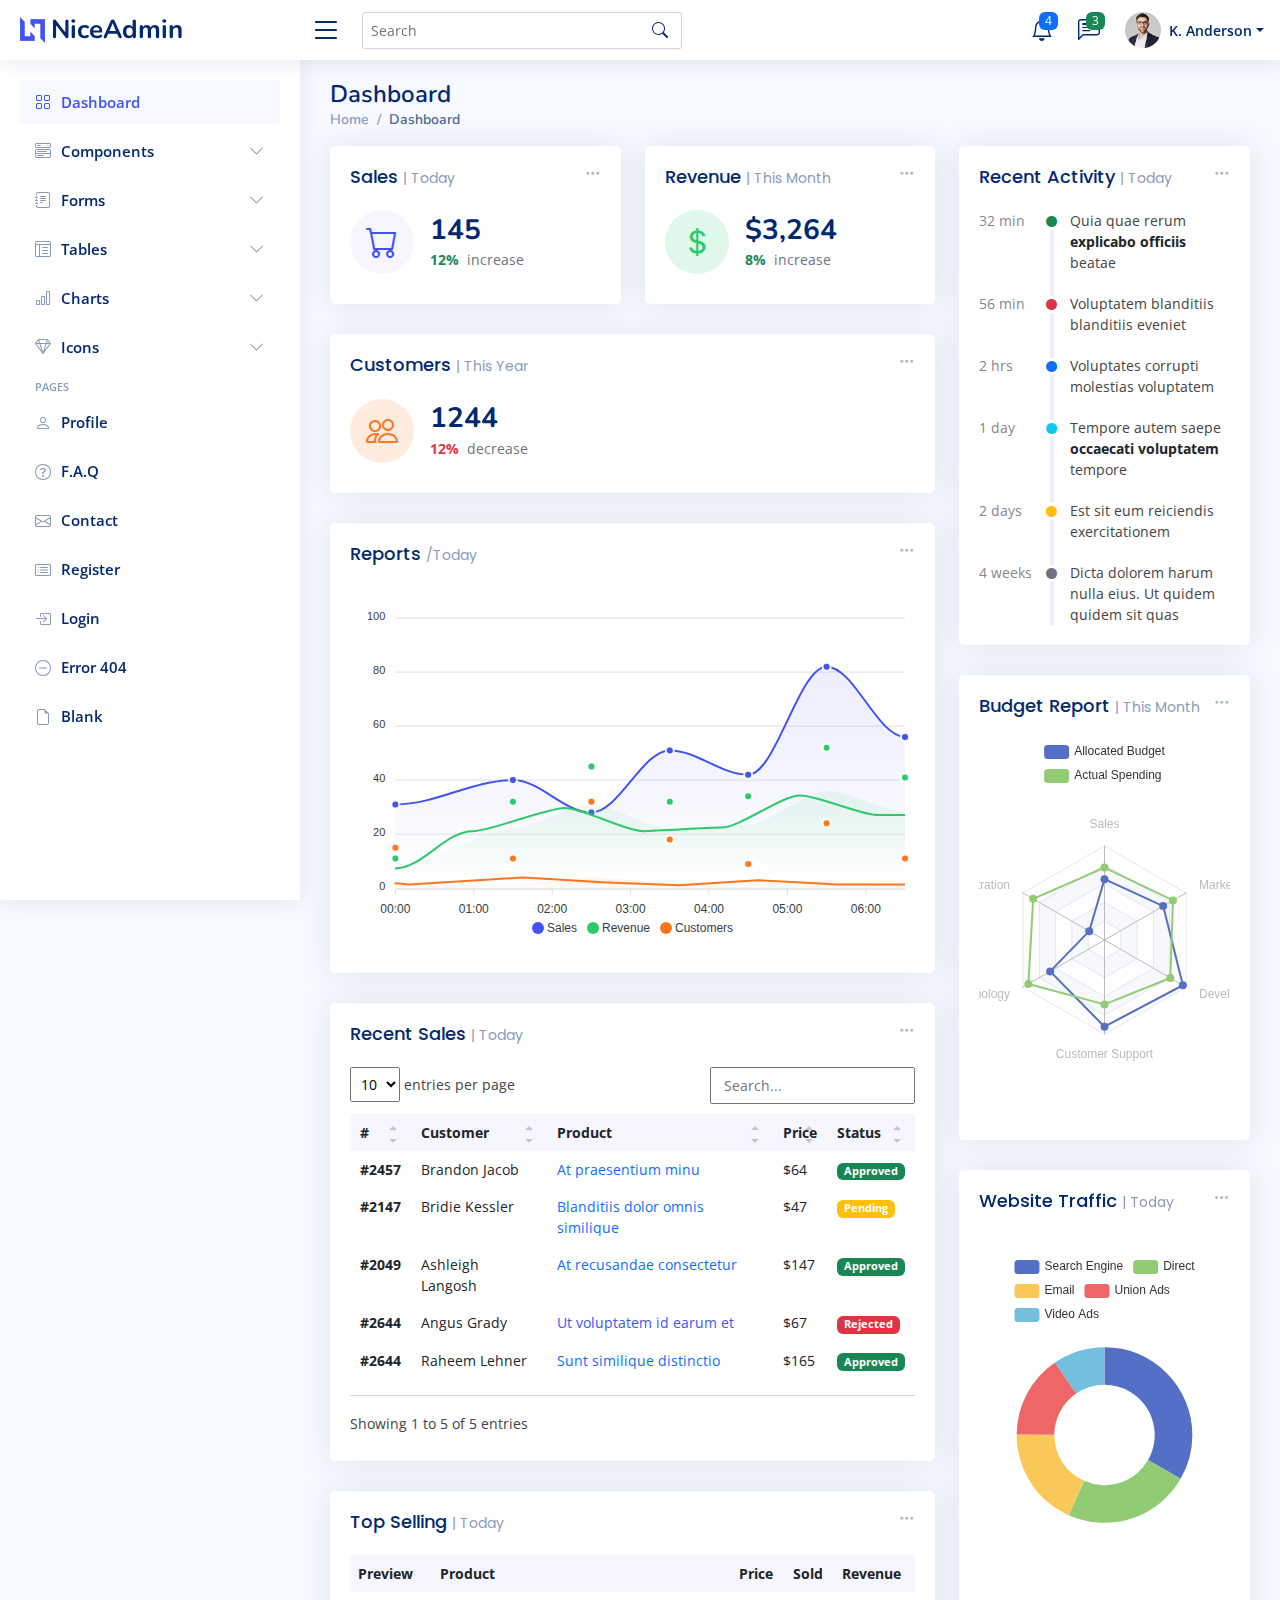
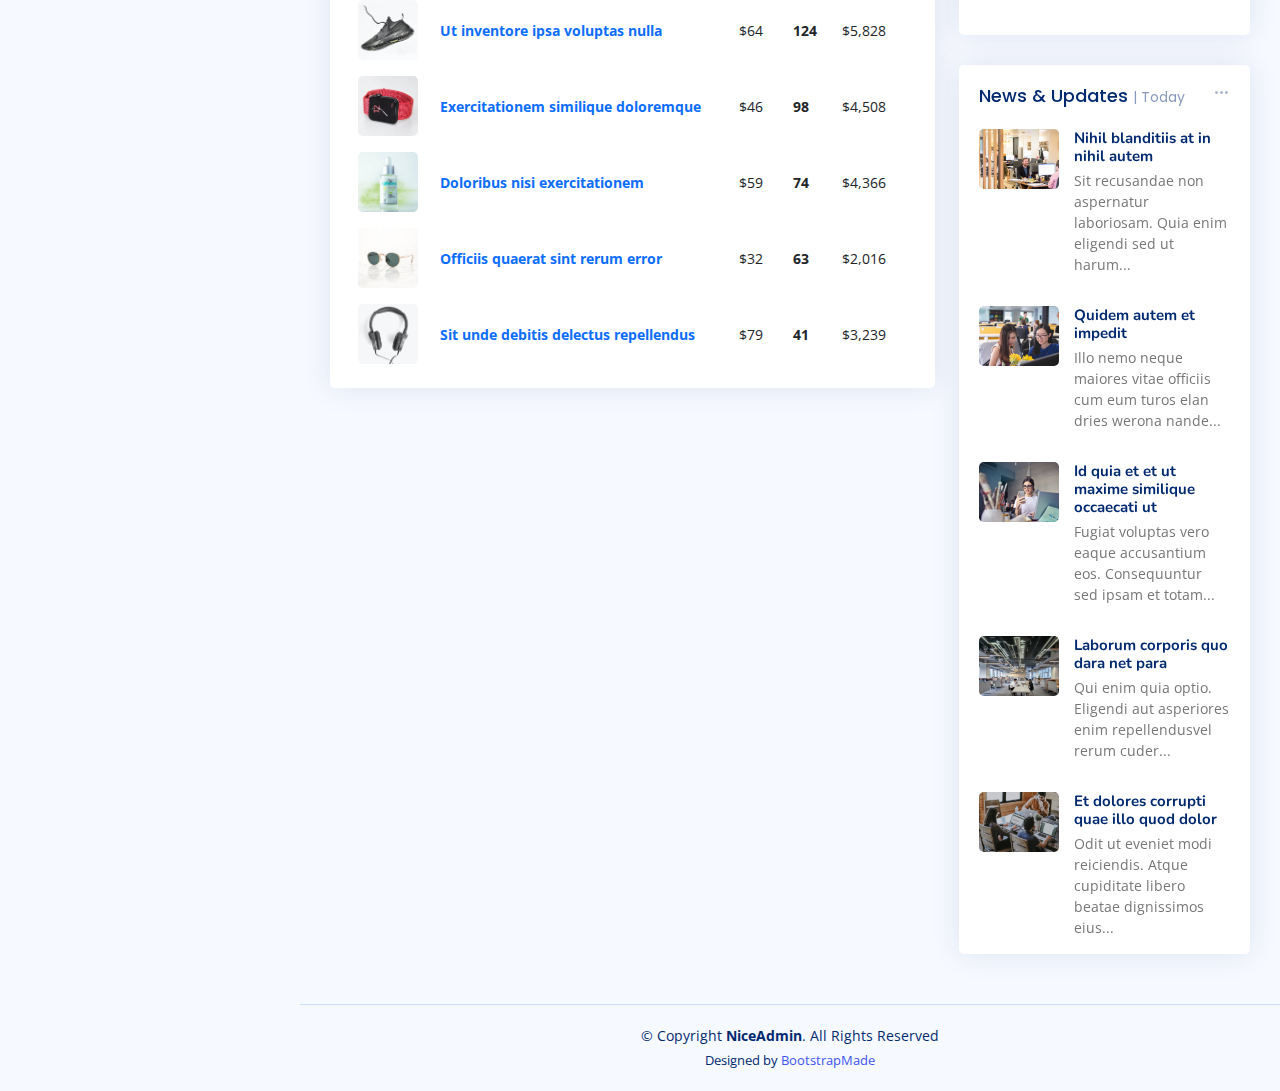
<file: docs/NiceAdmin/index.html>
<!DOCTYPE html>
<html lang="en">

<head>
  <meta charset="utf-8">
  <meta content="width=device-width, initial-scale=1.0" name="viewport">

  <title>Dashboard - NiceAdmin Bootstrap Template</title>
  <meta content="" name="description">
  <meta content="" name="keywords">

  <!-- Favicons -->
  <link href="assets/img/favicon.png" rel="icon">
  <link href="assets/img/apple-touch-icon.png" rel="apple-touch-icon">

  <!-- Google Fonts -->
  <link href="https://fonts.gstatic.com" rel="preconnect">
  <link href="https://fonts.googleapis.com/css?family=Open+Sans:300,300i,400,400i,600,600i,700,700i|Nunito:300,300i,400,400i,600,600i,700,700i|Poppins:300,300i,400,400i,500,500i,600,600i,700,700i" rel="stylesheet">

  <!-- Vendor CSS Files -->
  <link href="assets/vendor/bootstrap/css/bootstrap.min.css" rel="stylesheet">
  <link href="assets/vendor/bootstrap-icons/bootstrap-icons.css" rel="stylesheet">
  <link href="assets/vendor/boxicons/css/boxicons.min.css" rel="stylesheet">
  <link href="assets/vendor/quill/quill.snow.css" rel="stylesheet">
  <link href="assets/vendor/quill/quill.bubble.css" rel="stylesheet">
  <link href="assets/vendor/remixicon/remixicon.css" rel="stylesheet">
  <link href="assets/vendor/simple-datatables/style.css" rel="stylesheet">

  <!-- Template Main CSS File -->
  <link href="assets/css/style.css" rel="stylesheet">

  <!-- =======================================================
  * Template Name: NiceAdmin - v2.4.1
  * Template URL: https://bootstrapmade.com/nice-admin-bootstrap-admin-html-template/
  * Author: BootstrapMade.com
  * License: https://bootstrapmade.com/license/
  ======================================================== -->
</head>

<body>

  <!-- ======= Header ======= -->
  <header id="header" class="header fixed-top d-flex align-items-center">

    <div class="d-flex align-items-center justify-content-between">
      <a href="index.html" class="logo d-flex align-items-center">
        <img src="assets/img/logo.png" alt="">
        <span class="d-none d-lg-block">NiceAdmin</span>
      </a>
      <i class="bi bi-list toggle-sidebar-btn"></i>
    </div><!-- End Logo -->

    <div class="search-bar">
      <form class="search-form d-flex align-items-center" method="POST" action="#">
        <input type="text" name="query" placeholder="Search" title="Enter search keyword">
        <button type="submit" title="Search"><i class="bi bi-search"></i></button>
      </form>
    </div><!-- End Search Bar -->

    <nav class="header-nav ms-auto">
      <ul class="d-flex align-items-center">

        <li class="nav-item d-block d-lg-none">
          <a class="nav-link nav-icon search-bar-toggle " href="#">
            <i class="bi bi-search"></i>
          </a>
        </li><!-- End Search Icon-->

        <li class="nav-item dropdown">

          <a class="nav-link nav-icon" href="#" data-bs-toggle="dropdown">
            <i class="bi bi-bell"></i>
            <span class="badge bg-primary badge-number">4</span>
          </a><!-- End Notification Icon -->

          <ul class="dropdown-menu dropdown-menu-end dropdown-menu-arrow notifications">
            <li class="dropdown-header">
              You have 4 new notifications
              <a href="#"><span class="badge rounded-pill bg-primary p-2 ms-2">View all</span></a>
            </li>
            <li>
              <hr class="dropdown-divider">
            </li>

            <li class="notification-item">
              <i class="bi bi-exclamation-circle text-warning"></i>
              <div>
                <h4>Lorem Ipsum</h4>
                <p>Quae dolorem earum veritatis oditseno</p>
                <p>30 min. ago</p>
              </div>
            </li>

            <li>
              <hr class="dropdown-divider">
            </li>

            <li class="notification-item">
              <i class="bi bi-x-circle text-danger"></i>
              <div>
                <h4>Atque rerum nesciunt</h4>
                <p>Quae dolorem earum veritatis oditseno</p>
                <p>1 hr. ago</p>
              </div>
            </li>

            <li>
              <hr class="dropdown-divider">
            </li>

            <li class="notification-item">
              <i class="bi bi-check-circle text-success"></i>
              <div>
                <h4>Sit rerum fuga</h4>
                <p>Quae dolorem earum veritatis oditseno</p>
                <p>2 hrs. ago</p>
              </div>
            </li>

            <li>
              <hr class="dropdown-divider">
            </li>

            <li class="notification-item">
              <i class="bi bi-info-circle text-primary"></i>
              <div>
                <h4>Dicta reprehenderit</h4>
                <p>Quae dolorem earum veritatis oditseno</p>
                <p>4 hrs. ago</p>
              </div>
            </li>

            <li>
              <hr class="dropdown-divider">
            </li>
            <li class="dropdown-footer">
              <a href="#">Show all notifications</a>
            </li>

          </ul><!-- End Notification Dropdown Items -->

        </li><!-- End Notification Nav -->

        <li class="nav-item dropdown">

          <a class="nav-link nav-icon" href="#" data-bs-toggle="dropdown">
            <i class="bi bi-chat-left-text"></i>
            <span class="badge bg-success badge-number">3</span>
          </a><!-- End Messages Icon -->

          <ul class="dropdown-menu dropdown-menu-end dropdown-menu-arrow messages">
            <li class="dropdown-header">
              You have 3 new messages
              <a href="#"><span class="badge rounded-pill bg-primary p-2 ms-2">View all</span></a>
            </li>
            <li>
              <hr class="dropdown-divider">
            </li>

            <li class="message-item">
              <a href="#">
                <img src="assets/img/messages-1.jpg" alt="" class="rounded-circle">
                <div>
                  <h4>Maria Hudson</h4>
                  <p>Velit asperiores et ducimus soluta repudiandae labore officia est ut...</p>
                  <p>4 hrs. ago</p>
                </div>
              </a>
            </li>
            <li>
              <hr class="dropdown-divider">
            </li>

            <li class="message-item">
              <a href="#">
                <img src="assets/img/messages-2.jpg" alt="" class="rounded-circle">
                <div>
                  <h4>Anna Nelson</h4>
                  <p>Velit asperiores et ducimus soluta repudiandae labore officia est ut...</p>
                  <p>6 hrs. ago</p>
                </div>
              </a>
            </li>
            <li>
              <hr class="dropdown-divider">
            </li>

            <li class="message-item">
              <a href="#">
                <img src="assets/img/messages-3.jpg" alt="" class="rounded-circle">
                <div>
                  <h4>David Muldon</h4>
                  <p>Velit asperiores et ducimus soluta repudiandae labore officia est ut...</p>
                  <p>8 hrs. ago</p>
                </div>
              </a>
            </li>
            <li>
              <hr class="dropdown-divider">
            </li>

            <li class="dropdown-footer">
              <a href="#">Show all messages</a>
            </li>

          </ul><!-- End Messages Dropdown Items -->

        </li><!-- End Messages Nav -->

        <li class="nav-item dropdown pe-3">

          <a class="nav-link nav-profile d-flex align-items-center pe-0" href="#" data-bs-toggle="dropdown">
            <img src="assets/img/profile-img.jpg" alt="Profile" class="rounded-circle">
            <span class="d-none d-md-block dropdown-toggle ps-2">K. Anderson</span>
          </a><!-- End Profile Iamge Icon -->

          <ul class="dropdown-menu dropdown-menu-end dropdown-menu-arrow profile">
            <li class="dropdown-header">
              <h6>Kevin Anderson</h6>
              <span>Web Designer</span>
            </li>
            <li>
              <hr class="dropdown-divider">
            </li>

            <li>
              <a class="dropdown-item d-flex align-items-center" href="users-profile.html">
                <i class="bi bi-person"></i>
                <span>My Profile</span>
              </a>
            </li>
            <li>
              <hr class="dropdown-divider">
            </li>

            <li>
              <a class="dropdown-item d-flex align-items-center" href="users-profile.html">
                <i class="bi bi-gear"></i>
                <span>Account Settings</span>
              </a>
            </li>
            <li>
              <hr class="dropdown-divider">
            </li>

            <li>
              <a class="dropdown-item d-flex align-items-center" href="pages-faq.html">
                <i class="bi bi-question-circle"></i>
                <span>Need Help?</span>
              </a>
            </li>
            <li>
              <hr class="dropdown-divider">
            </li>

            <li>
              <a class="dropdown-item d-flex align-items-center" href="#">
                <i class="bi bi-box-arrow-right"></i>
                <span>Sign Out</span>
              </a>
            </li>

          </ul><!-- End Profile Dropdown Items -->
        </li><!-- End Profile Nav -->

      </ul>
    </nav><!-- End Icons Navigation -->

  </header><!-- End Header -->

  <!-- ======= Sidebar ======= -->
  <aside id="sidebar" class="sidebar">

    <ul class="sidebar-nav" id="sidebar-nav">

      <li class="nav-item">
        <a class="nav-link " href="index.html">
          <i class="bi bi-grid"></i>
          <span>Dashboard</span>
        </a>
      </li><!-- End Dashboard Nav -->

      <li class="nav-item">
        <a class="nav-link collapsed" data-bs-target="#components-nav" data-bs-toggle="collapse" href="#">
          <i class="bi bi-menu-button-wide"></i><span>Components</span><i class="bi bi-chevron-down ms-auto"></i>
        </a>
        <ul id="components-nav" class="nav-content collapse " data-bs-parent="#sidebar-nav">
          <li>
            <a href="components-alerts.html">
              <i class="bi bi-circle"></i><span>Alerts</span>
            </a>
          </li>
          <li>
            <a href="components-accordion.html">
              <i class="bi bi-circle"></i><span>Accordion</span>
            </a>
          </li>
          <li>
            <a href="components-badges.html">
              <i class="bi bi-circle"></i><span>Badges</span>
            </a>
          </li>
          <li>
            <a href="components-breadcrumbs.html">
              <i class="bi bi-circle"></i><span>Breadcrumbs</span>
            </a>
          </li>
          <li>
            <a href="components-buttons.html">
              <i class="bi bi-circle"></i><span>Buttons</span>
            </a>
          </li>
          <li>
            <a href="components-cards.html">
              <i class="bi bi-circle"></i><span>Cards</span>
            </a>
          </li>
          <li>
            <a href="components-carousel.html">
              <i class="bi bi-circle"></i><span>Carousel</span>
            </a>
          </li>
          <li>
            <a href="components-list-group.html">
              <i class="bi bi-circle"></i><span>List group</span>
            </a>
          </li>
          <li>
            <a href="components-modal.html">
              <i class="bi bi-circle"></i><span>Modal</span>
            </a>
          </li>
          <li>
            <a href="components-tabs.html">
              <i class="bi bi-circle"></i><span>Tabs</span>
            </a>
          </li>
          <li>
            <a href="components-pagination.html">
              <i class="bi bi-circle"></i><span>Pagination</span>
            </a>
          </li>
          <li>
            <a href="components-progress.html">
              <i class="bi bi-circle"></i><span>Progress</span>
            </a>
          </li>
          <li>
            <a href="components-spinners.html">
              <i class="bi bi-circle"></i><span>Spinners</span>
            </a>
          </li>
          <li>
            <a href="components-tooltips.html">
              <i class="bi bi-circle"></i><span>Tooltips</span>
            </a>
          </li>
        </ul>
      </li><!-- End Components Nav -->

      <li class="nav-item">
        <a class="nav-link collapsed" data-bs-target="#forms-nav" data-bs-toggle="collapse" href="#">
          <i class="bi bi-journal-text"></i><span>Forms</span><i class="bi bi-chevron-down ms-auto"></i>
        </a>
        <ul id="forms-nav" class="nav-content collapse " data-bs-parent="#sidebar-nav">
          <li>
            <a href="forms-elements.html">
              <i class="bi bi-circle"></i><span>Form Elements</span>
            </a>
          </li>
          <li>
            <a href="forms-layouts.html">
              <i class="bi bi-circle"></i><span>Form Layouts</span>
            </a>
          </li>
          <li>
            <a href="forms-editors.html">
              <i class="bi bi-circle"></i><span>Form Editors</span>
            </a>
          </li>
          <li>
            <a href="forms-validation.html">
              <i class="bi bi-circle"></i><span>Form Validation</span>
            </a>
          </li>
        </ul>
      </li><!-- End Forms Nav -->

      <li class="nav-item">
        <a class="nav-link collapsed" data-bs-target="#tables-nav" data-bs-toggle="collapse" href="#">
          <i class="bi bi-layout-text-window-reverse"></i><span>Tables</span><i class="bi bi-chevron-down ms-auto"></i>
        </a>
        <ul id="tables-nav" class="nav-content collapse " data-bs-parent="#sidebar-nav">
          <li>
            <a href="tables-general.html">
              <i class="bi bi-circle"></i><span>General Tables</span>
            </a>
          </li>
          <li>
            <a href="tables-data.html">
              <i class="bi bi-circle"></i><span>Data Tables</span>
            </a>
          </li>
        </ul>
      </li><!-- End Tables Nav -->

      <li class="nav-item">
        <a class="nav-link collapsed" data-bs-target="#charts-nav" data-bs-toggle="collapse" href="#">
          <i class="bi bi-bar-chart"></i><span>Charts</span><i class="bi bi-chevron-down ms-auto"></i>
        </a>
        <ul id="charts-nav" class="nav-content collapse " data-bs-parent="#sidebar-nav">
          <li>
            <a href="charts-chartjs.html">
              <i class="bi bi-circle"></i><span>Chart.js</span>
            </a>
          </li>
          <li>
            <a href="charts-apexcharts.html">
              <i class="bi bi-circle"></i><span>ApexCharts</span>
            </a>
          </li>
          <li>
            <a href="charts-echarts.html">
              <i class="bi bi-circle"></i><span>ECharts</span>
            </a>
          </li>
        </ul>
      </li><!-- End Charts Nav -->

      <li class="nav-item">
        <a class="nav-link collapsed" data-bs-target="#icons-nav" data-bs-toggle="collapse" href="#">
          <i class="bi bi-gem"></i><span>Icons</span><i class="bi bi-chevron-down ms-auto"></i>
        </a>
        <ul id="icons-nav" class="nav-content collapse " data-bs-parent="#sidebar-nav">
          <li>
            <a href="icons-bootstrap.html">
              <i class="bi bi-circle"></i><span>Bootstrap Icons</span>
            </a>
          </li>
          <li>
            <a href="icons-remix.html">
              <i class="bi bi-circle"></i><span>Remix Icons</span>
            </a>
          </li>
          <li>
            <a href="icons-boxicons.html">
              <i class="bi bi-circle"></i><span>Boxicons</span>
            </a>
          </li>
        </ul>
      </li><!-- End Icons Nav -->

      <li class="nav-heading">Pages</li>

      <li class="nav-item">
        <a class="nav-link collapsed" href="users-profile.html">
          <i class="bi bi-person"></i>
          <span>Profile</span>
        </a>
      </li><!-- End Profile Page Nav -->

      <li class="nav-item">
        <a class="nav-link collapsed" href="pages-faq.html">
          <i class="bi bi-question-circle"></i>
          <span>F.A.Q</span>
        </a>
      </li><!-- End F.A.Q Page Nav -->

      <li class="nav-item">
        <a class="nav-link collapsed" href="pages-contact.html">
          <i class="bi bi-envelope"></i>
          <span>Contact</span>
        </a>
      </li><!-- End Contact Page Nav -->

      <li class="nav-item">
        <a class="nav-link collapsed" href="pages-register.html">
          <i class="bi bi-card-list"></i>
          <span>Register</span>
        </a>
      </li><!-- End Register Page Nav -->

      <li class="nav-item">
        <a class="nav-link collapsed" href="pages-login.html">
          <i class="bi bi-box-arrow-in-right"></i>
          <span>Login</span>
        </a>
      </li><!-- End Login Page Nav -->

      <li class="nav-item">
        <a class="nav-link collapsed" href="pages-error-404.html">
          <i class="bi bi-dash-circle"></i>
          <span>Error 404</span>
        </a>
      </li><!-- End Error 404 Page Nav -->

      <li class="nav-item">
        <a class="nav-link collapsed" href="pages-blank.html">
          <i class="bi bi-file-earmark"></i>
          <span>Blank</span>
        </a>
      </li><!-- End Blank Page Nav -->

    </ul>

  </aside><!-- End Sidebar-->

  <main id="main" class="main">

    <div class="pagetitle">
      <h1>Dashboard</h1>
      <nav>
        <ol class="breadcrumb">
          <li class="breadcrumb-item"><a href="index.html">Home</a></li>
          <li class="breadcrumb-item active">Dashboard</li>
        </ol>
      </nav>
    </div><!-- End Page Title -->

    <section class="section dashboard">
      <div class="row">

        <!-- Left side columns -->
        <div class="col-lg-8">
          <div class="row">

            <!-- Sales Card -->
            <div class="col-xxl-4 col-md-6">
              <div class="card info-card sales-card">

                <div class="filter">
                  <a class="icon" href="#" data-bs-toggle="dropdown"><i class="bi bi-three-dots"></i></a>
                  <ul class="dropdown-menu dropdown-menu-end dropdown-menu-arrow">
                    <li class="dropdown-header text-start">
                      <h6>Filter</h6>
                    </li>

                    <li><a class="dropdown-item" href="#">Today</a></li>
                    <li><a class="dropdown-item" href="#">This Month</a></li>
                    <li><a class="dropdown-item" href="#">This Year</a></li>
                  </ul>
                </div>

                <div class="card-body">
                  <h5 class="card-title">Sales <span>| Today</span></h5>

                  <div class="d-flex align-items-center">
                    <div class="card-icon rounded-circle d-flex align-items-center justify-content-center">
                      <i class="bi bi-cart"></i>
                    </div>
                    <div class="ps-3">
                      <h6>145</h6>
                      <span class="text-success small pt-1 fw-bold">12%</span> <span class="text-muted small pt-2 ps-1">increase</span>

                    </div>
                  </div>
                </div>

              </div>
            </div><!-- End Sales Card -->

            <!-- Revenue Card -->
            <div class="col-xxl-4 col-md-6">
              <div class="card info-card revenue-card">

                <div class="filter">
                  <a class="icon" href="#" data-bs-toggle="dropdown"><i class="bi bi-three-dots"></i></a>
                  <ul class="dropdown-menu dropdown-menu-end dropdown-menu-arrow">
                    <li class="dropdown-header text-start">
                      <h6>Filter</h6>
                    </li>

                    <li><a class="dropdown-item" href="#">Today</a></li>
                    <li><a class="dropdown-item" href="#">This Month</a></li>
                    <li><a class="dropdown-item" href="#">This Year</a></li>
                  </ul>
                </div>

                <div class="card-body">
                  <h5 class="card-title">Revenue <span>| This Month</span></h5>

                  <div class="d-flex align-items-center">
                    <div class="card-icon rounded-circle d-flex align-items-center justify-content-center">
                      <i class="bi bi-currency-dollar"></i>
                    </div>
                    <div class="ps-3">
                      <h6>$3,264</h6>
                      <span class="text-success small pt-1 fw-bold">8%</span> <span class="text-muted small pt-2 ps-1">increase</span>

                    </div>
                  </div>
                </div>

              </div>
            </div><!-- End Revenue Card -->

            <!-- Customers Card -->
            <div class="col-xxl-4 col-xl-12">

              <div class="card info-card customers-card">

                <div class="filter">
                  <a class="icon" href="#" data-bs-toggle="dropdown"><i class="bi bi-three-dots"></i></a>
                  <ul class="dropdown-menu dropdown-menu-end dropdown-menu-arrow">
                    <li class="dropdown-header text-start">
                      <h6>Filter</h6>
                    </li>

                    <li><a class="dropdown-item" href="#">Today</a></li>
                    <li><a class="dropdown-item" href="#">This Month</a></li>
                    <li><a class="dropdown-item" href="#">This Year</a></li>
                  </ul>
                </div>

                <div class="card-body">
                  <h5 class="card-title">Customers <span>| This Year</span></h5>

                  <div class="d-flex align-items-center">
                    <div class="card-icon rounded-circle d-flex align-items-center justify-content-center">
                      <i class="bi bi-people"></i>
                    </div>
                    <div class="ps-3">
                      <h6>1244</h6>
                      <span class="text-danger small pt-1 fw-bold">12%</span> <span class="text-muted small pt-2 ps-1">decrease</span>

                    </div>
                  </div>

                </div>
              </div>

            </div><!-- End Customers Card -->

            <!-- Reports -->
            <div class="col-12">
              <div class="card">

                <div class="filter">
                  <a class="icon" href="#" data-bs-toggle="dropdown"><i class="bi bi-three-dots"></i></a>
                  <ul class="dropdown-menu dropdown-menu-end dropdown-menu-arrow">
                    <li class="dropdown-header text-start">
                      <h6>Filter</h6>
                    </li>

                    <li><a class="dropdown-item" href="#">Today</a></li>
                    <li><a class="dropdown-item" href="#">This Month</a></li>
                    <li><a class="dropdown-item" href="#">This Year</a></li>
                  </ul>
                </div>

                <div class="card-body">
                  <h5 class="card-title">Reports <span>/Today</span></h5>

                  <!-- Line Chart -->
                  <div id="reportsChart"></div>

                  <script>
                    document.addEventListener("DOMContentLoaded", () => {
                      new ApexCharts(document.querySelector("#reportsChart"), {
                        series: [{
                          name: 'Sales',
                          data: [31, 40, 28, 51, 42, 82, 56],
                        }, {
                          name: 'Revenue',
                          data: [11, 32, 45, 32, 34, 52, 41]
                        }, {
                          name: 'Customers',
                          data: [15, 11, 32, 18, 9, 24, 11]
                        }],
                        chart: {
                          height: 350,
                          type: 'area',
                          toolbar: {
                            show: false
                          },
                        },
                        markers: {
                          size: 4
                        },
                        colors: ['#4154f1', '#2eca6a', '#ff771d'],
                        fill: {
                          type: "gradient",
                          gradient: {
                            shadeIntensity: 1,
                            opacityFrom: 0.3,
                            opacityTo: 0.4,
                            stops: [0, 90, 100]
                          }
                        },
                        dataLabels: {
                          enabled: false
                        },
                        stroke: {
                          curve: 'smooth',
                          width: 2
                        },
                        xaxis: {
                          type: 'datetime',
                          categories: ["2018-09-19T00:00:00.000Z", "2018-09-19T01:30:00.000Z", "2018-09-19T02:30:00.000Z", "2018-09-19T03:30:00.000Z", "2018-09-19T04:30:00.000Z", "2018-09-19T05:30:00.000Z", "2018-09-19T06:30:00.000Z"]
                        },
                        tooltip: {
                          x: {
                            format: 'dd/MM/yy HH:mm'
                          },
                        }
                      }).render();
                    });
                  </script>
                  <!-- End Line Chart -->

                </div>

              </div>
            </div><!-- End Reports -->

            <!-- Recent Sales -->
            <div class="col-12">
              <div class="card recent-sales overflow-auto">

                <div class="filter">
                  <a class="icon" href="#" data-bs-toggle="dropdown"><i class="bi bi-three-dots"></i></a>
                  <ul class="dropdown-menu dropdown-menu-end dropdown-menu-arrow">
                    <li class="dropdown-header text-start">
                      <h6>Filter</h6>
                    </li>

                    <li><a class="dropdown-item" href="#">Today</a></li>
                    <li><a class="dropdown-item" href="#">This Month</a></li>
                    <li><a class="dropdown-item" href="#">This Year</a></li>
                  </ul>
                </div>

                <div class="card-body">
                  <h5 class="card-title">Recent Sales <span>| Today</span></h5>

                  <table class="table table-borderless datatable">
                    <thead>
                      <tr>
                        <th scope="col">#</th>
                        <th scope="col">Customer</th>
                        <th scope="col">Product</th>
                        <th scope="col">Price</th>
                        <th scope="col">Status</th>
                      </tr>
                    </thead>
                    <tbody>
                      <tr>
                        <th scope="row"><a href="#">#2457</a></th>
                        <td>Brandon Jacob</td>
                        <td><a href="#" class="text-primary">At praesentium minu</a></td>
                        <td>$64</td>
                        <td><span class="badge bg-success">Approved</span></td>
                      </tr>
                      <tr>
                        <th scope="row"><a href="#">#2147</a></th>
                        <td>Bridie Kessler</td>
                        <td><a href="#" class="text-primary">Blanditiis dolor omnis similique</a></td>
                        <td>$47</td>
                        <td><span class="badge bg-warning">Pending</span></td>
                      </tr>
                      <tr>
                        <th scope="row"><a href="#">#2049</a></th>
                        <td>Ashleigh Langosh</td>
                        <td><a href="#" class="text-primary">At recusandae consectetur</a></td>
                        <td>$147</td>
                        <td><span class="badge bg-success">Approved</span></td>
                      </tr>
                      <tr>
                        <th scope="row"><a href="#">#2644</a></th>
                        <td>Angus Grady</td>
                        <td><a href="#" class="text-primar">Ut voluptatem id earum et</a></td>
                        <td>$67</td>
                        <td><span class="badge bg-danger">Rejected</span></td>
                      </tr>
                      <tr>
                        <th scope="row"><a href="#">#2644</a></th>
                        <td>Raheem Lehner</td>
                        <td><a href="#" class="text-primary">Sunt similique distinctio</a></td>
                        <td>$165</td>
                        <td><span class="badge bg-success">Approved</span></td>
                      </tr>
                    </tbody>
                  </table>

                </div>

              </div>
            </div><!-- End Recent Sales -->

            <!-- Top Selling -->
            <div class="col-12">
              <div class="card top-selling overflow-auto">

                <div class="filter">
                  <a class="icon" href="#" data-bs-toggle="dropdown"><i class="bi bi-three-dots"></i></a>
                  <ul class="dropdown-menu dropdown-menu-end dropdown-menu-arrow">
                    <li class="dropdown-header text-start">
                      <h6>Filter</h6>
                    </li>

                    <li><a class="dropdown-item" href="#">Today</a></li>
                    <li><a class="dropdown-item" href="#">This Month</a></li>
                    <li><a class="dropdown-item" href="#">This Year</a></li>
                  </ul>
                </div>

                <div class="card-body pb-0">
                  <h5 class="card-title">Top Selling <span>| Today</span></h5>

                  <table class="table table-borderless">
                    <thead>
                      <tr>
                        <th scope="col">Preview</th>
                        <th scope="col">Product</th>
                        <th scope="col">Price</th>
                        <th scope="col">Sold</th>
                        <th scope="col">Revenue</th>
                      </tr>
                    </thead>
                    <tbody>
                      <tr>
                        <th scope="row"><a href="#"><img src="assets/img/product-1.jpg" alt=""></a></th>
                        <td><a href="#" class="text-primary fw-bold">Ut inventore ipsa voluptas nulla</a></td>
                        <td>$64</td>
                        <td class="fw-bold">124</td>
                        <td>$5,828</td>
                      </tr>
                      <tr>
                        <th scope="row"><a href="#"><img src="assets/img/product-2.jpg" alt=""></a></th>
                        <td><a href="#" class="text-primary fw-bold">Exercitationem similique doloremque</a></td>
                        <td>$46</td>
                        <td class="fw-bold">98</td>
                        <td>$4,508</td>
                      </tr>
                      <tr>
                        <th scope="row"><a href="#"><img src="assets/img/product-3.jpg" alt=""></a></th>
                        <td><a href="#" class="text-primary fw-bold">Doloribus nisi exercitationem</a></td>
                        <td>$59</td>
                        <td class="fw-bold">74</td>
                        <td>$4,366</td>
                      </tr>
                      <tr>
                        <th scope="row"><a href="#"><img src="assets/img/product-4.jpg" alt=""></a></th>
                        <td><a href="#" class="text-primary fw-bold">Officiis quaerat sint rerum error</a></td>
                        <td>$32</td>
                        <td class="fw-bold">63</td>
                        <td>$2,016</td>
                      </tr>
                      <tr>
                        <th scope="row"><a href="#"><img src="assets/img/product-5.jpg" alt=""></a></th>
                        <td><a href="#" class="text-primary fw-bold">Sit unde debitis delectus repellendus</a></td>
                        <td>$79</td>
                        <td class="fw-bold">41</td>
                        <td>$3,239</td>
                      </tr>
                    </tbody>
                  </table>

                </div>

              </div>
            </div><!-- End Top Selling -->

          </div>
        </div><!-- End Left side columns -->

        <!-- Right side columns -->
        <div class="col-lg-4">

          <!-- Recent Activity -->
          <div class="card">
            <div class="filter">
              <a class="icon" href="#" data-bs-toggle="dropdown"><i class="bi bi-three-dots"></i></a>
              <ul class="dropdown-menu dropdown-menu-end dropdown-menu-arrow">
                <li class="dropdown-header text-start">
                  <h6>Filter</h6>
                </li>

                <li><a class="dropdown-item" href="#">Today</a></li>
                <li><a class="dropdown-item" href="#">This Month</a></li>
                <li><a class="dropdown-item" href="#">This Year</a></li>
              </ul>
            </div>

            <div class="card-body">
              <h5 class="card-title">Recent Activity <span>| Today</span></h5>

              <div class="activity">

                <div class="activity-item d-flex">
                  <div class="activite-label">32 min</div>
                  <i class='bi bi-circle-fill activity-badge text-success align-self-start'></i>
                  <div class="activity-content">
                    Quia quae rerum <a href="#" class="fw-bold text-dark">explicabo officiis</a> beatae
                  </div>
                </div><!-- End activity item-->

                <div class="activity-item d-flex">
                  <div class="activite-label">56 min</div>
                  <i class='bi bi-circle-fill activity-badge text-danger align-self-start'></i>
                  <div class="activity-content">
                    Voluptatem blanditiis blanditiis eveniet
                  </div>
                </div><!-- End activity item-->

                <div class="activity-item d-flex">
                  <div class="activite-label">2 hrs</div>
                  <i class='bi bi-circle-fill activity-badge text-primary align-self-start'></i>
                  <div class="activity-content">
                    Voluptates corrupti molestias voluptatem
                  </div>
                </div><!-- End activity item-->

                <div class="activity-item d-flex">
                  <div class="activite-label">1 day</div>
                  <i class='bi bi-circle-fill activity-badge text-info align-self-start'></i>
                  <div class="activity-content">
                    Tempore autem saepe <a href="#" class="fw-bold text-dark">occaecati voluptatem</a> tempore
                  </div>
                </div><!-- End activity item-->

                <div class="activity-item d-flex">
                  <div class="activite-label">2 days</div>
                  <i class='bi bi-circle-fill activity-badge text-warning align-self-start'></i>
                  <div class="activity-content">
                    Est sit eum reiciendis exercitationem
                  </div>
                </div><!-- End activity item-->

                <div class="activity-item d-flex">
                  <div class="activite-label">4 weeks</div>
                  <i class='bi bi-circle-fill activity-badge text-muted align-self-start'></i>
                  <div class="activity-content">
                    Dicta dolorem harum nulla eius. Ut quidem quidem sit quas
                  </div>
                </div><!-- End activity item-->

              </div>

            </div>
          </div><!-- End Recent Activity -->

          <!-- Budget Report -->
          <div class="card">
            <div class="filter">
              <a class="icon" href="#" data-bs-toggle="dropdown"><i class="bi bi-three-dots"></i></a>
              <ul class="dropdown-menu dropdown-menu-end dropdown-menu-arrow">
                <li class="dropdown-header text-start">
                  <h6>Filter</h6>
                </li>

                <li><a class="dropdown-item" href="#">Today</a></li>
                <li><a class="dropdown-item" href="#">This Month</a></li>
                <li><a class="dropdown-item" href="#">This Year</a></li>
              </ul>
            </div>

            <div class="card-body pb-0">
              <h5 class="card-title">Budget Report <span>| This Month</span></h5>

              <div id="budgetChart" style="min-height: 400px;" class="echart"></div>

              <script>
                document.addEventListener("DOMContentLoaded", () => {
                  var budgetChart = echarts.init(document.querySelector("#budgetChart")).setOption({
                    legend: {
                      data: ['Allocated Budget', 'Actual Spending']
                    },
                    radar: {
                      // shape: 'circle',
                      indicator: [{
                          name: 'Sales',
                          max: 6500
                        },
                        {
                          name: 'Administration',
                          max: 16000
                        },
                        {
                          name: 'Information Technology',
                          max: 30000
                        },
                        {
                          name: 'Customer Support',
                          max: 38000
                        },
                        {
                          name: 'Development',
                          max: 52000
                        },
                        {
                          name: 'Marketing',
                          max: 25000
                        }
                      ]
                    },
                    series: [{
                      name: 'Budget vs spending',
                      type: 'radar',
                      data: [{
                          value: [4200, 3000, 20000, 35000, 50000, 18000],
                          name: 'Allocated Budget'
                        },
                        {
                          value: [5000, 14000, 28000, 26000, 42000, 21000],
                          name: 'Actual Spending'
                        }
                      ]
                    }]
                  });
                });
              </script>

            </div>
          </div><!-- End Budget Report -->

          <!-- Website Traffic -->
          <div class="card">
            <div class="filter">
              <a class="icon" href="#" data-bs-toggle="dropdown"><i class="bi bi-three-dots"></i></a>
              <ul class="dropdown-menu dropdown-menu-end dropdown-menu-arrow">
                <li class="dropdown-header text-start">
                  <h6>Filter</h6>
                </li>

                <li><a class="dropdown-item" href="#">Today</a></li>
                <li><a class="dropdown-item" href="#">This Month</a></li>
                <li><a class="dropdown-item" href="#">This Year</a></li>
              </ul>
            </div>

            <div class="card-body pb-0">
              <h5 class="card-title">Website Traffic <span>| Today</span></h5>

              <div id="trafficChart" style="min-height: 400px;" class="echart"></div>

              <script>
                document.addEventListener("DOMContentLoaded", () => {
                  echarts.init(document.querySelector("#trafficChart")).setOption({
                    tooltip: {
                      trigger: 'item'
                    },
                    legend: {
                      top: '5%',
                      left: 'center'
                    },
                    series: [{
                      name: 'Access From',
                      type: 'pie',
                      radius: ['40%', '70%'],
                      avoidLabelOverlap: false,
                      label: {
                        show: false,
                        position: 'center'
                      },
                      emphasis: {
                        label: {
                          show: true,
                          fontSize: '18',
                          fontWeight: 'bold'
                        }
                      },
                      labelLine: {
                        show: false
                      },
                      data: [{
                          value: 1048,
                          name: 'Search Engine'
                        },
                        {
                          value: 735,
                          name: 'Direct'
                        },
                        {
                          value: 580,
                          name: 'Email'
                        },
                        {
                          value: 484,
                          name: 'Union Ads'
                        },
                        {
                          value: 300,
                          name: 'Video Ads'
                        }
                      ]
                    }]
                  });
                });
              </script>

            </div>
          </div><!-- End Website Traffic -->

          <!-- News & Updates Traffic -->
          <div class="card">
            <div class="filter">
              <a class="icon" href="#" data-bs-toggle="dropdown"><i class="bi bi-three-dots"></i></a>
              <ul class="dropdown-menu dropdown-menu-end dropdown-menu-arrow">
                <li class="dropdown-header text-start">
                  <h6>Filter</h6>
                </li>

                <li><a class="dropdown-item" href="#">Today</a></li>
                <li><a class="dropdown-item" href="#">This Month</a></li>
                <li><a class="dropdown-item" href="#">This Year</a></li>
              </ul>
            </div>

            <div class="card-body pb-0">
              <h5 class="card-title">News &amp; Updates <span>| Today</span></h5>

              <div class="news">
                <div class="post-item clearfix">
                  <img src="assets/img/news-1.jpg" alt="">
                  <h4><a href="#">Nihil blanditiis at in nihil autem</a></h4>
                  <p>Sit recusandae non aspernatur laboriosam. Quia enim eligendi sed ut harum...</p>
                </div>

                <div class="post-item clearfix">
                  <img src="assets/img/news-2.jpg" alt="">
                  <h4><a href="#">Quidem autem et impedit</a></h4>
                  <p>Illo nemo neque maiores vitae officiis cum eum turos elan dries werona nande...</p>
                </div>

                <div class="post-item clearfix">
                  <img src="assets/img/news-3.jpg" alt="">
                  <h4><a href="#">Id quia et et ut maxime similique occaecati ut</a></h4>
                  <p>Fugiat voluptas vero eaque accusantium eos. Consequuntur sed ipsam et totam...</p>
                </div>

                <div class="post-item clearfix">
                  <img src="assets/img/news-4.jpg" alt="">
                  <h4><a href="#">Laborum corporis quo dara net para</a></h4>
                  <p>Qui enim quia optio. Eligendi aut asperiores enim repellendusvel rerum cuder...</p>
                </div>

                <div class="post-item clearfix">
                  <img src="assets/img/news-5.jpg" alt="">
                  <h4><a href="#">Et dolores corrupti quae illo quod dolor</a></h4>
                  <p>Odit ut eveniet modi reiciendis. Atque cupiditate libero beatae dignissimos eius...</p>
                </div>

              </div><!-- End sidebar recent posts-->

            </div>
          </div><!-- End News & Updates -->

        </div><!-- End Right side columns -->

      </div>
    </section>

  </main><!-- End #main -->

  <!-- ======= Footer ======= -->
  <footer id="footer" class="footer">
    <div class="copyright">
      &copy; Copyright <strong><span>NiceAdmin</span></strong>. All Rights Reserved
    </div>
    <div class="credits">
      <!-- All the links in the footer should remain intact. -->
      <!-- You can delete the links only if you purchased the pro version. -->
      <!-- Licensing information: https://bootstrapmade.com/license/ -->
      <!-- Purchase the pro version with working PHP/AJAX contact form: https://bootstrapmade.com/nice-admin-bootstrap-admin-html-template/ -->
      Designed by <a href="https://bootstrapmade.com/">BootstrapMade</a>
    </div>
  </footer><!-- End Footer -->

  <a href="#" class="back-to-top d-flex align-items-center justify-content-center"><i class="bi bi-arrow-up-short"></i></a>

  <!-- Vendor JS Files -->
  <script src="assets/vendor/apexcharts/apexcharts.min.js"></script>
  <script src="assets/vendor/bootstrap/js/bootstrap.bundle.min.js"></script>
  <script src="assets/vendor/chart.js/chart.min.js"></script>
  <script src="assets/vendor/echarts/echarts.min.js"></script>
  <script src="assets/vendor/quill/quill.min.js"></script>
  <script src="assets/vendor/simple-datatables/simple-datatables.js"></script>
  <script src="assets/vendor/tinymce/tinymce.min.js"></script>
  <script src="assets/vendor/php-email-form/validate.js"></script>

  <!-- Template Main JS File -->
  <script src="assets/js/main.js"></script>

</body>

</html>
</file>
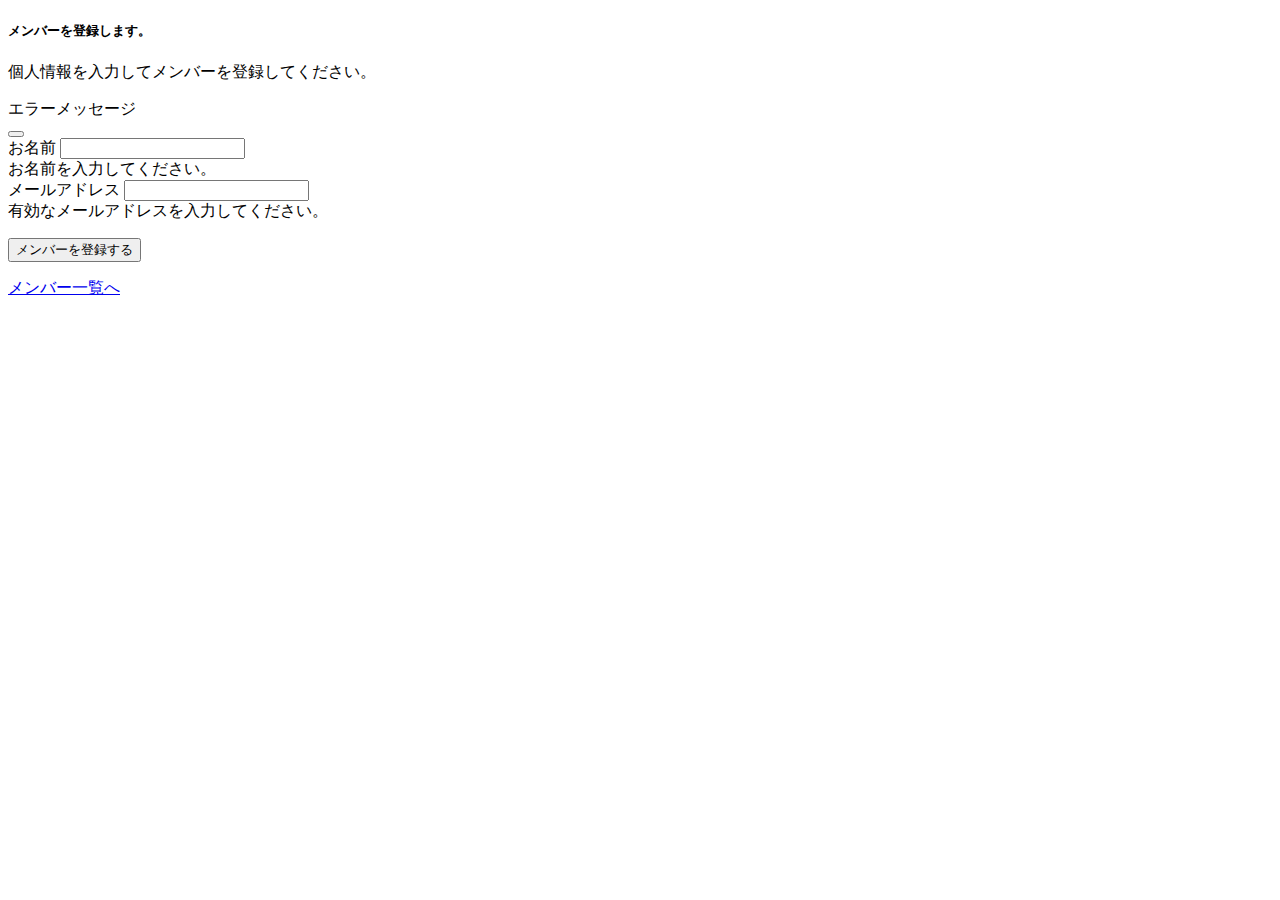
<file: src/main/resources/templates/member/index.html>
<!DOCTYPE html>
<html lang="ja" xmlns:th="http://www.thymeleaf.org">

<!-- ======= Head ======= -->
<div th:replace="~{common/shoulder_fragment::head(title = 'SNSサイト - メンバー登録')}"></div>

<body>

  <main>
    <div class="container">

      <section class="section register min-vh-100 d-flex flex-column align-items-center justify-content-center py-4">
        <div class="container">
          <div class="row justify-content-center">
            <div class="col-lg-4 col-md-6 d-flex flex-column align-items-center justify-content-center">

              <div class="card mb-3">

                <div class="card-body">

                  <div class="pt-4 pb-2">
                    <h5 class="card-title text-center pb-0 fs-4" th:text="${isModify} ? 'メンバーを編集します。' : 'メンバーを登録します。'">メンバーを登録します。</h5>
                    <p class="text-center small">個人情報を入力してメンバーを登録してください。</p>
                  </div>

                  <div th:if="${validationErrors != null}" class="alert alert-danger alert-dismissible fade show" role="alert">
                    <div th:each="error : ${validationErrors.getAllErrors()}">
                      <i class="bi bi-exclamation-octagon me-1"></i>
                      <span th:text="${error.getDefaultMessage()}">エラーメッセージ</span>
                    </div>
                    <button type="button" class="btn-close" data-bs-dismiss="alert" aria-label="Close"></button>
                  </div>

                  <form class="row g-3 needs-validation" method="post" novalidate th:action="@{/member/regist/{id}(id=${membersId})}" th:object="${requestMember}">
                    <div class="col-12">
                      <label for="yourName" class="form-label">お名前</label>
                      <input type="text" name="name" class="form-control" id="yourName" maxlength="32" required th:field="*{name}">
                      <div class="invalid-feedback">お名前を入力してください。</div>
                    </div>

                    <div class="col-12">
                      <label for="yourEmail" class="form-label">メールアドレス</label>
                      <input type="email" name="emailAddress" class="form-control" id="yourEmail" maxlength="256" required th:field="*{emailAddress}">
                      <div class="invalid-feedback">有効なメールアドレスを入力してください。</div>
                    </div>

                    <p />

                    <div class="col-12">
                      <button class="btn btn-primary w-100" type="submit" th:text="${isModify} ? 'メンバーを編集する' : 'メンバーを登録する'">メンバーを登録する</button>
                    </div>
                    <div class="col-12">
                      <p class="small mb-0"><a href="/">メンバー一覧へ</a></p>
                    </div>
                  </form>

                </div>
              </div>
            </div>
          </div>
        </div>

      </section>

    </div>
  </main><!-- End #main -->

  <!-- ======= Footer ======= -->
  <div th:replace="~{common/shoulder_fragment::footer}"></div>

</body>

</html>
</file>
<file: docs/NiceAdmin/assets/vendor/quill/quill.snow.css>
/*!
 * Quill Editor v1.3.7
 * https://quilljs.com/
 * Copyright (c) 2014, Jason Chen
 * Copyright (c) 2013, salesforce.com
 */
.ql-container {
  box-sizing: border-box;
  font-family: Helvetica, Arial, sans-serif;
  font-size: 13px;
  height: 100%;
  margin: 0px;
  position: relative;
}
.ql-container.ql-disabled .ql-tooltip {
  visibility: hidden;
}
.ql-container.ql-disabled .ql-editor ul[data-checked] > li::before {
  pointer-events: none;
}
.ql-clipboard {
  left: -100000px;
  height: 1px;
  overflow-y: hidden;
  position: absolute;
  top: 50%;
}
.ql-clipboard p {
  margin: 0;
  padding: 0;
}
.ql-editor {
  box-sizing: border-box;
  line-height: 1.42;
  height: 100%;
  outline: none;
  overflow-y: auto;
  padding: 12px 15px;
  tab-size: 4;
  -moz-tab-size: 4;
  text-align: left;
  white-space: pre-wrap;
  word-wrap: break-word;
}
.ql-editor > * {
  cursor: text;
}
.ql-editor p,
.ql-editor ol,
.ql-editor ul,
.ql-editor pre,
.ql-editor blockquote,
.ql-editor h1,
.ql-editor h2,
.ql-editor h3,
.ql-editor h4,
.ql-editor h5,
.ql-editor h6 {
  margin: 0;
  padding: 0;
  counter-reset: list-1 list-2 list-3 list-4 list-5 list-6 list-7 list-8 list-9;
}
.ql-editor ol,
.ql-editor ul {
  padding-left: 1.5em;
}
.ql-editor ol > li,
.ql-editor ul > li {
  list-style-type: none;
}
.ql-editor ul > li::before {
  content: '\2022';
}
.ql-editor ul[data-checked=true],
.ql-editor ul[data-checked=false] {
  pointer-events: none;
}
.ql-editor ul[data-checked=true] > li *,
.ql-editor ul[data-checked=false] > li * {
  pointer-events: all;
}
.ql-editor ul[data-checked=true] > li::before,
.ql-editor ul[data-checked=false] > li::before {
  color: #777;
  cursor: pointer;
  pointer-events: all;
}
.ql-editor ul[data-checked=true] > li::before {
  content: '\2611';
}
.ql-editor ul[data-checked=false] > li::before {
  content: '\2610';
}
.ql-editor li::before {
  display: inline-block;
  white-space: nowrap;
  width: 1.2em;
}
.ql-editor li:not(.ql-direction-rtl)::before {
  margin-left: -1.5em;
  margin-right: 0.3em;
  text-align: right;
}
.ql-editor li.ql-direction-rtl::before {
  margin-left: 0.3em;
  margin-right: -1.5em;
}
.ql-editor ol li:not(.ql-direction-rtl),
.ql-editor ul li:not(.ql-direction-rtl) {
  padding-left: 1.5em;
}
.ql-editor ol li.ql-direction-rtl,
.ql-editor ul li.ql-direction-rtl {
  padding-right: 1.5em;
}
.ql-editor ol li {
  counter-reset: list-1 list-2 list-3 list-4 list-5 list-6 list-7 list-8 list-9;
  counter-increment: list-0;
}
.ql-editor ol li:before {
  content: counter(list-0, decimal) '. ';
}
.ql-editor ol li.ql-indent-1 {
  counter-increment: list-1;
}
.ql-editor ol li.ql-indent-1:before {
  content: counter(list-1, lower-alpha) '. ';
}
.ql-editor ol li.ql-indent-1 {
  counter-reset: list-2 list-3 list-4 list-5 list-6 list-7 list-8 list-9;
}
.ql-editor ol li.ql-indent-2 {
  counter-increment: list-2;
}
.ql-editor ol li.ql-indent-2:before {
  content: counter(list-2, lower-roman) '. ';
}
.ql-editor ol li.ql-indent-2 {
  counter-reset: list-3 list-4 list-5 list-6 list-7 list-8 list-9;
}
.ql-editor ol li.ql-indent-3 {
  counter-increment: list-3;
}
.ql-editor ol li.ql-indent-3:before {
  content: counter(list-3, decimal) '. ';
}
.ql-editor ol li.ql-indent-3 {
  counter-reset: list-4 list-5 list-6 list-7 list-8 list-9;
}
.ql-editor ol li.ql-indent-4 {
  counter-increment: list-4;
}
.ql-editor ol li.ql-indent-4:before {
  content: counter(list-4, lower-alpha) '. ';
}
.ql-editor ol li.ql-indent-4 {
  counter-reset: list-5 list-6 list-7 list-8 list-9;
}
.ql-editor ol li.ql-indent-5 {
  counter-increment: list-5;
}
.ql-editor ol li.ql-indent-5:before {
  content: counter(list-5, lower-roman) '. ';
}
.ql-editor ol li.ql-indent-5 {
  counter-reset: list-6 list-7 list-8 list-9;
}
.ql-editor ol li.ql-indent-6 {
  counter-increment: list-6;
}
.ql-editor ol li.ql-indent-6:before {
  content: counter(list-6, decimal) '. ';
}
.ql-editor ol li.ql-indent-6 {
  counter-reset: list-7 list-8 list-9;
}
.ql-editor ol li.ql-indent-7 {
  counter-increment: list-7;
}
.ql-editor ol li.ql-indent-7:before {
  content: counter(list-7, lower-alpha) '. ';
}
.ql-editor ol li.ql-indent-7 {
  counter-reset: list-8 list-9;
}
.ql-editor ol li.ql-indent-8 {
  counter-increment: list-8;
}
.ql-editor ol li.ql-indent-8:before {
  content: counter(list-8, lower-roman) '. ';
}
.ql-editor ol li.ql-indent-8 {
  counter-reset: list-9;
}
.ql-editor ol li.ql-indent-9 {
  counter-increment: list-9;
}
.ql-editor ol li.ql-indent-9:before {
  content: counter(list-9, decimal) '. ';
}
.ql-editor .ql-indent-1:not(.ql-direction-rtl) {
  padding-left: 3em;
}
.ql-editor li.ql-indent-1:not(.ql-direction-rtl) {
  padding-left: 4.5em;
}
.ql-editor .ql-indent-1.ql-direction-rtl.ql-align-right {
  padding-right: 3em;
}
.ql-editor li.ql-indent-1.ql-direction-rtl.ql-align-right {
  padding-right: 4.5em;
}
.ql-editor .ql-indent-2:not(.ql-direction-rtl) {
  padding-left: 6em;
}
.ql-editor li.ql-indent-2:not(.ql-direction-rtl) {
  padding-left: 7.5em;
}
.ql-editor .ql-indent-2.ql-direction-rtl.ql-align-right {
  padding-right: 6em;
}
.ql-editor li.ql-indent-2.ql-direction-rtl.ql-align-right {
  padding-right: 7.5em;
}
.ql-editor .ql-indent-3:not(.ql-direction-rtl) {
  padding-left: 9em;
}
.ql-editor li.ql-indent-3:not(.ql-direction-rtl) {
  padding-left: 10.5em;
}
.ql-editor .ql-indent-3.ql-direction-rtl.ql-align-right {
  padding-right: 9em;
}
.ql-editor li.ql-indent-3.ql-direction-rtl.ql-align-right {
  padding-right: 10.5em;
}
.ql-editor .ql-indent-4:not(.ql-direction-rtl) {
  padding-left: 12em;
}
.ql-editor li.ql-indent-4:not(.ql-direction-rtl) {
  padding-left: 13.5em;
}
.ql-editor .ql-indent-4.ql-direction-rtl.ql-align-right {
  padding-right: 12em;
}
.ql-editor li.ql-indent-4.ql-direction-rtl.ql-align-right {
  padding-right: 13.5em;
}
.ql-editor .ql-indent-5:not(.ql-direction-rtl) {
  padding-left: 15em;
}
.ql-editor li.ql-indent-5:not(.ql-direction-rtl) {
  padding-left: 16.5em;
}
.ql-editor .ql-indent-5.ql-direction-rtl.ql-align-right {
  padding-right: 15em;
}
.ql-editor li.ql-indent-5.ql-direction-rtl.ql-align-right {
  padding-right: 16.5em;
}
.ql-editor .ql-indent-6:not(.ql-direction-rtl) {
  padding-left: 18em;
}
.ql-editor li.ql-indent-6:not(.ql-direction-rtl) {
  padding-left: 19.5em;
}
.ql-editor .ql-indent-6.ql-direction-rtl.ql-align-right {
  padding-right: 18em;
}
.ql-editor li.ql-indent-6.ql-direction-rtl.ql-align-right {
  padding-right: 19.5em;
}
.ql-editor .ql-indent-7:not(.ql-direction-rtl) {
  padding-left: 21em;
}
.ql-editor li.ql-indent-7:not(.ql-direction-rtl) {
  padding-left: 22.5em;
}
.ql-editor .ql-indent-7.ql-direction-rtl.ql-align-right {
  padding-right: 21em;
}
.ql-editor li.ql-indent-7.ql-direction-rtl.ql-align-right {
  padding-right: 22.5em;
}
.ql-editor .ql-indent-8:not(.ql-direction-rtl) {
  padding-left: 24em;
}
.ql-editor li.ql-indent-8:not(.ql-direction-rtl) {
  padding-left: 25.5em;
}
.ql-editor .ql-indent-8.ql-direction-rtl.ql-align-right {
  padding-right: 24em;
}
.ql-editor li.ql-indent-8.ql-direction-rtl.ql-align-right {
  padding-right: 25.5em;
}
.ql-editor .ql-indent-9:not(.ql-direction-rtl) {
  padding-left: 27em;
}
.ql-editor li.ql-indent-9:not(.ql-direction-rtl) {
  padding-left: 28.5em;
}
.ql-editor .ql-indent-9.ql-direction-rtl.ql-align-right {
  padding-right: 27em;
}
.ql-editor li.ql-indent-9.ql-direction-rtl.ql-align-right {
  padding-right: 28.5em;
}
.ql-editor .ql-video {
  display: block;
  max-width: 100%;
}
.ql-editor .ql-video.ql-align-center {
  margin: 0 auto;
}
.ql-editor .ql-video.ql-align-right {
  margin: 0 0 0 auto;
}
.ql-editor .ql-bg-black {
  background-color: #000;
}
.ql-editor .ql-bg-red {
  background-color: #e60000;
}
.ql-editor .ql-bg-orange {
  background-color: #f90;
}
.ql-editor .ql-bg-yellow {
  background-color: #ff0;
}
.ql-editor .ql-bg-green {
  background-color: #008a00;
}
.ql-editor .ql-bg-blue {
  background-color: #06c;
}
.ql-editor .ql-bg-purple {
  background-color: #93f;
}
.ql-editor .ql-color-white {
  color: #fff;
}
.ql-editor .ql-color-red {
  color: #e60000;
}
.ql-editor .ql-color-orange {
  color: #f90;
}
.ql-editor .ql-color-yellow {
  color: #ff0;
}
.ql-editor .ql-color-green {
  color: #008a00;
}
.ql-editor .ql-color-blue {
  color: #06c;
}
.ql-editor .ql-color-purple {
  color: #93f;
}
.ql-editor .ql-font-serif {
  font-family: Georgia, Times New Roman, serif;
}
.ql-editor .ql-font-monospace {
  font-family: Monaco, Courier New, monospace;
}
.ql-editor .ql-size-small {
  font-size: 0.75em;
}
.ql-editor .ql-size-large {
  font-size: 1.5em;
}
.ql-editor .ql-size-huge {
  font-size: 2.5em;
}
.ql-editor .ql-direction-rtl {
  direction: rtl;
  text-align: inherit;
}
.ql-editor .ql-align-center {
  text-align: center;
}
.ql-editor .ql-align-justify {
  text-align: justify;
}
.ql-editor .ql-align-right {
  text-align: right;
}
.ql-editor.ql-blank::before {
  color: rgba(0,0,0,0.6);
  content: attr(data-placeholder);
  font-style: italic;
  left: 15px;
  pointer-events: none;
  position: absolute;
  right: 15px;
}
.ql-snow.ql-toolbar:after,
.ql-snow .ql-toolbar:after {
  clear: both;
  content: '';
  display: table;
}
.ql-snow.ql-toolbar button,
.ql-snow .ql-toolbar button {
  background: none;
  border: none;
  cursor: pointer;
  display: inline-block;
  float: left;
  height: 24px;
  padding: 3px 5px;
  width: 28px;
}
.ql-snow.ql-toolbar button svg,
.ql-snow .ql-toolbar button svg {
  float: left;
  height: 100%;
}
.ql-snow.ql-toolbar button:active:hover,
.ql-snow .ql-toolbar button:active:hover {
  outline: none;
}
.ql-snow.ql-toolbar input.ql-image[type=file],
.ql-snow .ql-toolbar input.ql-image[type=file] {
  display: none;
}
.ql-snow.ql-toolbar button:hover,
.ql-snow .ql-toolbar button:hover,
.ql-snow.ql-toolbar button:focus,
.ql-snow .ql-toolbar button:focus,
.ql-snow.ql-toolbar button.ql-active,
.ql-snow .ql-toolbar button.ql-active,
.ql-snow.ql-toolbar .ql-picker-label:hover,
.ql-snow .ql-toolbar .ql-picker-label:hover,
.ql-snow.ql-toolbar .ql-picker-label.ql-active,
.ql-snow .ql-toolbar .ql-picker-label.ql-active,
.ql-snow.ql-toolbar .ql-picker-item:hover,
.ql-snow .ql-toolbar .ql-picker-item:hover,
.ql-snow.ql-toolbar .ql-picker-item.ql-selected,
.ql-snow .ql-toolbar .ql-picker-item.ql-selected {
  color: #06c;
}
.ql-snow.ql-toolbar button:hover .ql-fill,
.ql-snow .ql-toolbar button:hover .ql-fill,
.ql-snow.ql-toolbar button:focus .ql-fill,
.ql-snow .ql-toolbar button:focus .ql-fill,
.ql-snow.ql-toolbar button.ql-active .ql-fill,
.ql-snow .ql-toolbar button.ql-active .ql-fill,
.ql-snow.ql-toolbar .ql-picker-label:hover .ql-fill,
.ql-snow .ql-toolbar .ql-picker-label:hover .ql-fill,
.ql-snow.ql-toolbar .ql-picker-label.ql-active .ql-fill,
.ql-snow .ql-toolbar .ql-picker-label.ql-active .ql-fill,
.ql-snow.ql-toolbar .ql-picker-item:hover .ql-fill,
.ql-snow .ql-toolbar .ql-picker-item:hover .ql-fill,
.ql-snow.ql-toolbar .ql-picker-item.ql-selected .ql-fill,
.ql-snow .ql-toolbar .ql-picker-item.ql-selected .ql-fill,
.ql-snow.ql-toolbar button:hover .ql-stroke.ql-fill,
.ql-snow .ql-toolbar button:hover .ql-stroke.ql-fill,
.ql-snow.ql-toolbar button:focus .ql-stroke.ql-fill,
.ql-snow .ql-toolbar button:focus .ql-stroke.ql-fill,
.ql-snow.ql-toolbar button.ql-active .ql-stroke.ql-fill,
.ql-snow .ql-toolbar button.ql-active .ql-stroke.ql-fill,
.ql-snow.ql-toolbar .ql-picker-label:hover .ql-stroke.ql-fill,
.ql-snow .ql-toolbar .ql-picker-label:hover .ql-stroke.ql-fill,
.ql-snow.ql-toolbar .ql-picker-label.ql-active .ql-stroke.ql-fill,
.ql-snow .ql-toolbar .ql-picker-label.ql-active .ql-stroke.ql-fill,
.ql-snow.ql-toolbar .ql-picker-item:hover .ql-stroke.ql-fill,
.ql-snow .ql-toolbar .ql-picker-item:hover .ql-stroke.ql-fill,
.ql-snow.ql-toolbar .ql-picker-item.ql-selected .ql-stroke.ql-fill,
.ql-snow .ql-toolbar .ql-picker-item.ql-selected .ql-stroke.ql-fill {
  fill: #06c;
}
.ql-snow.ql-toolbar button:hover .ql-stroke,
.ql-snow .ql-toolbar button:hover .ql-stroke,
.ql-snow.ql-toolbar button:focus .ql-stroke,
.ql-snow .ql-toolbar button:focus .ql-stroke,
.ql-snow.ql-toolbar button.ql-active .ql-stroke,
.ql-snow .ql-toolbar button.ql-active .ql-stroke,
.ql-snow.ql-toolbar .ql-picker-label:hover .ql-stroke,
.ql-snow .ql-toolbar .ql-picker-label:hover .ql-stroke,
.ql-snow.ql-toolbar .ql-picker-label.ql-active .ql-stroke,
.ql-snow .ql-toolbar .ql-picker-label.ql-active .ql-stroke,
.ql-snow.ql-toolbar .ql-picker-item:hover .ql-stroke,
.ql-snow .ql-toolbar .ql-picker-item:hover .ql-stroke,
.ql-snow.ql-toolbar .ql-picker-item.ql-selected .ql-stroke,
.ql-snow .ql-toolbar .ql-picker-item.ql-selected .ql-stroke,
.ql-snow.ql-toolbar button:hover .ql-stroke-miter,
.ql-snow .ql-toolbar button:hover .ql-stroke-miter,
.ql-snow.ql-toolbar button:focus .ql-stroke-miter,
.ql-snow .ql-toolbar button:focus .ql-stroke-miter,
.ql-snow.ql-toolbar button.ql-active .ql-stroke-miter,
.ql-snow .ql-toolbar button.ql-active .ql-stroke-miter,
.ql-snow.ql-toolbar .ql-picker-label:hover .ql-stroke-miter,
.ql-snow .ql-toolbar .ql-picker-label:hover .ql-stroke-miter,
.ql-snow.ql-toolbar .ql-picker-label.ql-active .ql-stroke-miter,
.ql-snow .ql-toolbar .ql-picker-label.ql-active .ql-stroke-miter,
.ql-snow.ql-toolbar .ql-picker-item:hover .ql-stroke-miter,
.ql-snow .ql-toolbar .ql-picker-item:hover .ql-stroke-miter,
.ql-snow.ql-toolbar .ql-picker-item.ql-selected .ql-stroke-miter,
.ql-snow .ql-toolbar .ql-picker-item.ql-selected .ql-stroke-miter {
  stroke: #06c;
}
@media (pointer: coarse) {
  .ql-snow.ql-toolbar button:hover:not(.ql-active),
  .ql-snow .ql-toolbar button:hover:not(.ql-active) {
    color: #444;
  }
  .ql-snow.ql-toolbar button:hover:not(.ql-active) .ql-fill,
  .ql-snow .ql-toolbar button:hover:not(.ql-active) .ql-fill,
  .ql-snow.ql-toolbar button:hover:not(.ql-active) .ql-stroke.ql-fill,
  .ql-snow .ql-toolbar button:hover:not(.ql-active) .ql-stroke.ql-fill {
    fill: #444;
  }
  .ql-snow.ql-toolbar button:hover:not(.ql-active) .ql-stroke,
  .ql-snow .ql-toolbar button:hover:not(.ql-active) .ql-stroke,
  .ql-snow.ql-toolbar button:hover:not(.ql-active) .ql-stroke-miter,
  .ql-snow .ql-toolbar button:hover:not(.ql-active) .ql-stroke-miter {
    stroke: #444;
  }
}
.ql-snow {
  box-sizing: border-box;
}
.ql-snow * {
  box-sizing: border-box;
}
.ql-snow .ql-hidden {
  display: none;
}
.ql-snow .ql-out-bottom,
.ql-snow .ql-out-top {
  visibility: hidden;
}
.ql-snow .ql-tooltip {
  position: absolute;
  transform: translateY(10px);
}
.ql-snow .ql-tooltip a {
  cursor: pointer;
  text-decoration: none;
}
.ql-snow .ql-tooltip.ql-flip {
  transform: translateY(-10px);
}
.ql-snow .ql-formats {
  display: inline-block;
  vertical-align: middle;
}
.ql-snow .ql-formats:after {
  clear: both;
  content: '';
  display: table;
}
.ql-snow .ql-stroke {
  fill: none;
  stroke: #444;
  stroke-linecap: round;
  stroke-linejoin: round;
  stroke-width: 2;
}
.ql-snow .ql-stroke-miter {
  fill: none;
  stroke: #444;
  stroke-miterlimit: 10;
  stroke-width: 2;
}
.ql-snow .ql-fill,
.ql-snow .ql-stroke.ql-fill {
  fill: #444;
}
.ql-snow .ql-empty {
  fill: none;
}
.ql-snow .ql-even {
  fill-rule: evenodd;
}
.ql-snow .ql-thin,
.ql-snow .ql-stroke.ql-thin {
  stroke-width: 1;
}
.ql-snow .ql-transparent {
  opacity: 0.4;
}
.ql-snow .ql-direction svg:last-child {
  display: none;
}
.ql-snow .ql-direction.ql-active svg:last-child {
  display: inline;
}
.ql-snow .ql-direction.ql-active svg:first-child {
  display: none;
}
.ql-snow .ql-editor h1 {
  font-size: 2em;
}
.ql-snow .ql-editor h2 {
  font-size: 1.5em;
}
.ql-snow .ql-editor h3 {
  font-size: 1.17em;
}
.ql-snow .ql-editor h4 {
  font-size: 1em;
}
.ql-snow .ql-editor h5 {
  font-size: 0.83em;
}
.ql-snow .ql-editor h6 {
  font-size: 0.67em;
}
.ql-snow .ql-editor a {
  text-decoration: underline;
}
.ql-snow .ql-editor blockquote {
  border-left: 4px solid #ccc;
  margin-bottom: 5px;
  margin-top: 5px;
  padding-left: 16px;
}
.ql-snow .ql-editor code,
.ql-snow .ql-editor pre {
  background-color: #f0f0f0;
  border-radius: 3px;
}
.ql-snow .ql-editor pre {
  white-space: pre-wrap;
  margin-bottom: 5px;
  margin-top: 5px;
  padding: 5px 10px;
}
.ql-snow .ql-editor code {
  font-size: 85%;
  padding: 2px 4px;
}
.ql-snow .ql-editor pre.ql-syntax {
  background-color: #23241f;
  color: #f8f8f2;
  overflow: visible;
}
.ql-snow .ql-editor img {
  max-width: 100%;
}
.ql-snow .ql-picker {
  color: #444;
  display: inline-block;
  float: left;
  font-size: 14px;
  font-weight: 500;
  height: 24px;
  position: relative;
  vertical-align: middle;
}
.ql-snow .ql-picker-label {
  cursor: pointer;
  display: inline-block;
  height: 100%;
  padding-left: 8px;
  padding-right: 2px;
  position: relative;
  width: 100%;
}
.ql-snow .ql-picker-label::before {
  display: inline-block;
  line-height: 22px;
}
.ql-snow .ql-picker-options {
  background-color: #fff;
  display: none;
  min-width: 100%;
  padding: 4px 8px;
  position: absolute;
  white-space: nowrap;
}
.ql-snow .ql-picker-options .ql-picker-item {
  cursor: pointer;
  display: block;
  padding-bottom: 5px;
  padding-top: 5px;
}
.ql-snow .ql-picker.ql-expanded .ql-picker-label {
  color: #ccc;
  z-index: 2;
}
.ql-snow .ql-picker.ql-expanded .ql-picker-label .ql-fill {
  fill: #ccc;
}
.ql-snow .ql-picker.ql-expanded .ql-picker-label .ql-stroke {
  stroke: #ccc;
}
.ql-snow .ql-picker.ql-expanded .ql-picker-options {
  display: block;
  margin-top: -1px;
  top: 100%;
  z-index: 1;
}
.ql-snow .ql-color-picker,
.ql-snow .ql-icon-picker {
  width: 28px;
}
.ql-snow .ql-color-picker .ql-picker-label,
.ql-snow .ql-icon-picker .ql-picker-label {
  padding: 2px 4px;
}
.ql-snow .ql-color-picker .ql-picker-label svg,
.ql-snow .ql-icon-picker .ql-picker-label svg {
  right: 4px;
}
.ql-snow .ql-icon-picker .ql-picker-options {
  padding: 4px 0px;
}
.ql-snow .ql-icon-picker .ql-picker-item {
  height: 24px;
  width: 24px;
  padding: 2px 4px;
}
.ql-snow .ql-color-picker .ql-picker-options {
  padding: 3px 5px;
  width: 152px;
}
.ql-snow .ql-color-picker .ql-picker-item {
  border: 1px solid transparent;
  float: left;
  height: 16px;
  margin: 2px;
  padding: 0px;
  width: 16px;
}
.ql-snow .ql-picker:not(.ql-color-picker):not(.ql-icon-picker) svg {
  position: absolute;
  margin-top: -9px;
  right: 0;
  top: 50%;
  width: 18px;
}
.ql-snow .ql-picker.ql-header .ql-picker-label[data-label]:not([data-label=''])::before,
.ql-snow .ql-picker.ql-font .ql-picker-label[data-label]:not([data-label=''])::before,
.ql-snow .ql-picker.ql-size .ql-picker-label[data-label]:not([data-label=''])::before,
.ql-snow .ql-picker.ql-header .ql-picker-item[data-label]:not([data-label=''])::before,
.ql-snow .ql-picker.ql-font .ql-picker-item[data-label]:not([data-label=''])::before,
.ql-snow .ql-picker.ql-size .ql-picker-item[data-label]:not([data-label=''])::before {
  content: attr(data-label);
}
.ql-snow .ql-picker.ql-header {
  width: 98px;
}
.ql-snow .ql-picker.ql-header .ql-picker-label::before,
.ql-snow .ql-picker.ql-header .ql-picker-item::before {
  content: 'Normal';
}
.ql-snow .ql-picker.ql-header .ql-picker-label[data-value="1"]::before,
.ql-snow .ql-picker.ql-header .ql-picker-item[data-value="1"]::before {
  content: 'Heading 1';
}
.ql-snow .ql-picker.ql-header .ql-picker-label[data-value="2"]::before,
.ql-snow .ql-picker.ql-header .ql-picker-item[data-value="2"]::before {
  content: 'Heading 2';
}
.ql-snow .ql-picker.ql-header .ql-picker-label[data-value="3"]::before,
.ql-snow .ql-picker.ql-header .ql-picker-item[data-value="3"]::before {
  content: 'Heading 3';
}
.ql-snow .ql-picker.ql-header .ql-picker-label[data-value="4"]::before,
.ql-snow .ql-picker.ql-header .ql-picker-item[data-value="4"]::before {
  content: 'Heading 4';
}
.ql-snow .ql-picker.ql-header .ql-picker-label[data-value="5"]::before,
.ql-snow .ql-picker.ql-header .ql-picker-item[data-value="5"]::before {
  content: 'Heading 5';
}
.ql-snow .ql-picker.ql-header .ql-picker-label[data-value="6"]::before,
.ql-snow .ql-picker.ql-header .ql-picker-item[data-value="6"]::before {
  content: 'Heading 6';
}
.ql-snow .ql-picker.ql-header .ql-picker-item[data-value="1"]::before {
  font-size: 2em;
}
.ql-snow .ql-picker.ql-header .ql-picker-item[data-value="2"]::before {
  font-size: 1.5em;
}
.ql-snow .ql-picker.ql-header .ql-picker-item[data-value="3"]::before {
  font-size: 1.17em;
}
.ql-snow .ql-picker.ql-header .ql-picker-item[data-value="4"]::before {
  font-size: 1em;
}
.ql-snow .ql-picker.ql-header .ql-picker-item[data-value="5"]::before {
  font-size: 0.83em;
}
.ql-snow .ql-picker.ql-header .ql-picker-item[data-value="6"]::before {
  font-size: 0.67em;
}
.ql-snow .ql-picker.ql-font {
  width: 108px;
}
.ql-snow .ql-picker.ql-font .ql-picker-label::before,
.ql-snow .ql-picker.ql-font .ql-picker-item::before {
  content: 'Sans Serif';
}
.ql-snow .ql-picker.ql-font .ql-picker-label[data-value=serif]::before,
.ql-snow .ql-picker.ql-font .ql-picker-item[data-value=serif]::before {
  content: 'Serif';
}
.ql-snow .ql-picker.ql-font .ql-picker-label[data-value=monospace]::before,
.ql-snow .ql-picker.ql-font .ql-picker-item[data-value=monospace]::before {
  content: 'Monospace';
}
.ql-snow .ql-picker.ql-font .ql-picker-item[data-value=serif]::before {
  font-family: Georgia, Times New Roman, serif;
}
.ql-snow .ql-picker.ql-font .ql-picker-item[data-value=monospace]::before {
  font-family: Monaco, Courier New, monospace;
}
.ql-snow .ql-picker.ql-size {
  width: 98px;
}
.ql-snow .ql-picker.ql-size .ql-picker-label::before,
.ql-snow .ql-picker.ql-size .ql-picker-item::before {
  content: 'Normal';
}
.ql-snow .ql-picker.ql-size .ql-picker-label[data-value=small]::before,
.ql-snow .ql-picker.ql-size .ql-picker-item[data-value=small]::before {
  content: 'Small';
}
.ql-snow .ql-picker.ql-size .ql-picker-label[data-value=large]::before,
.ql-snow .ql-picker.ql-size .ql-picker-item[data-value=large]::before {
  content: 'Large';
}
.ql-snow .ql-picker.ql-size .ql-picker-label[data-value=huge]::before,
.ql-snow .ql-picker.ql-size .ql-picker-item[data-value=huge]::before {
  content: 'Huge';
}
.ql-snow .ql-picker.ql-size .ql-picker-item[data-value=small]::before {
  font-size: 10px;
}
.ql-snow .ql-picker.ql-size .ql-picker-item[data-value=large]::before {
  font-size: 18px;
}
.ql-snow .ql-picker.ql-size .ql-picker-item[data-value=huge]::before {
  font-size: 32px;
}
.ql-snow .ql-color-picker.ql-background .ql-picker-item {
  background-color: #fff;
}
.ql-snow .ql-color-picker.ql-color .ql-picker-item {
  background-color: #000;
}
.ql-toolbar.ql-snow {
  border: 1px solid #ccc;
  box-sizing: border-box;
  font-family: 'Helvetica Neue', 'Helvetica', 'Arial', sans-serif;
  padding: 8px;
}
.ql-toolbar.ql-snow .ql-formats {
  margin-right: 15px;
}
.ql-toolbar.ql-snow .ql-picker-label {
  border: 1px solid transparent;
}
.ql-toolbar.ql-snow .ql-picker-options {
  border: 1px solid transparent;
  box-shadow: rgba(0,0,0,0.2) 0 2px 8px;
}
.ql-toolbar.ql-snow .ql-picker.ql-expanded .ql-picker-label {
  border-color: #ccc;
}
.ql-toolbar.ql-snow .ql-picker.ql-expanded .ql-picker-options {
  border-color: #ccc;
}
.ql-toolbar.ql-snow .ql-color-picker .ql-picker-item.ql-selected,
.ql-toolbar.ql-snow .ql-color-picker .ql-picker-item:hover {
  border-color: #000;
}
.ql-toolbar.ql-snow + .ql-container.ql-snow {
  border-top: 0px;
}
.ql-snow .ql-tooltip {
  background-color: #fff;
  border: 1px solid #ccc;
  box-shadow: 0px 0px 5px #ddd;
  color: #444;
  padding: 5px 12px;
  white-space: nowrap;
}
.ql-snow .ql-tooltip::before {
  content: "Visit URL:";
  line-height: 26px;
  margin-right: 8px;
}
.ql-snow .ql-tooltip input[type=text] {
  display: none;
  border: 1px solid #ccc;
  font-size: 13px;
  height: 26px;
  margin: 0px;
  padding: 3px 5px;
  width: 170px;
}
.ql-snow .ql-tooltip a.ql-preview {
  display: inline-block;
  max-width: 200px;
  overflow-x: hidden;
  text-overflow: ellipsis;
  vertical-align: top;
}
.ql-snow .ql-tooltip a.ql-action::after {
  border-right: 1px solid #ccc;
  content: 'Edit';
  margin-left: 16px;
  padding-right: 8px;
}
.ql-snow .ql-tooltip a.ql-remove::before {
  content: 'Remove';
  margin-left: 8px;
}
.ql-snow .ql-tooltip a {
  line-height: 26px;
}
.ql-snow .ql-tooltip.ql-editing a.ql-preview,
.ql-snow .ql-tooltip.ql-editing a.ql-remove {
  display: none;
}
.ql-snow .ql-tooltip.ql-editing input[type=text] {
  display: inline-block;
}
.ql-snow .ql-tooltip.ql-editing a.ql-action::after {
  border-right: 0px;
  content: 'Save';
  padding-right: 0px;
}
.ql-snow .ql-tooltip[data-mode=link]::before {
  content: "Enter link:";
}
.ql-snow .ql-tooltip[data-mode=formula]::before {
  content: "Enter formula:";
}
.ql-snow .ql-tooltip[data-mode=video]::before {
  content: "Enter video:";
}
.ql-snow a {
  color: #06c;
}
.ql-container.ql-snow {
  border: 1px solid #ccc;
}
</file>
<file: docs/NiceAdmin/assets/vendor/quill/quill.bubble.css>
/*!
 * Quill Editor v1.3.7
 * https://quilljs.com/
 * Copyright (c) 2014, Jason Chen
 * Copyright (c) 2013, salesforce.com
 */
.ql-container {
  box-sizing: border-box;
  font-family: Helvetica, Arial, sans-serif;
  font-size: 13px;
  height: 100%;
  margin: 0px;
  position: relative;
}
.ql-container.ql-disabled .ql-tooltip {
  visibility: hidden;
}
.ql-container.ql-disabled .ql-editor ul[data-checked] > li::before {
  pointer-events: none;
}
.ql-clipboard {
  left: -100000px;
  height: 1px;
  overflow-y: hidden;
  position: absolute;
  top: 50%;
}
.ql-clipboard p {
  margin: 0;
  padding: 0;
}
.ql-editor {
  box-sizing: border-box;
  line-height: 1.42;
  height: 100%;
  outline: none;
  overflow-y: auto;
  padding: 12px 15px;
  tab-size: 4;
  -moz-tab-size: 4;
  text-align: left;
  white-space: pre-wrap;
  word-wrap: break-word;
}
.ql-editor > * {
  cursor: text;
}
.ql-editor p,
.ql-editor ol,
.ql-editor ul,
.ql-editor pre,
.ql-editor blockquote,
.ql-editor h1,
.ql-editor h2,
.ql-editor h3,
.ql-editor h4,
.ql-editor h5,
.ql-editor h6 {
  margin: 0;
  padding: 0;
  counter-reset: list-1 list-2 list-3 list-4 list-5 list-6 list-7 list-8 list-9;
}
.ql-editor ol,
.ql-editor ul {
  padding-left: 1.5em;
}
.ql-editor ol > li,
.ql-editor ul > li {
  list-style-type: none;
}
.ql-editor ul > li::before {
  content: '\2022';
}
.ql-editor ul[data-checked=true],
.ql-editor ul[data-checked=false] {
  pointer-events: none;
}
.ql-editor ul[data-checked=true] > li *,
.ql-editor ul[data-checked=false] > li * {
  pointer-events: all;
}
.ql-editor ul[data-checked=true] > li::before,
.ql-editor ul[data-checked=false] > li::before {
  color: #777;
  cursor: pointer;
  pointer-events: all;
}
.ql-editor ul[data-checked=true] > li::before {
  content: '\2611';
}
.ql-editor ul[data-checked=false] > li::before {
  content: '\2610';
}
.ql-editor li::before {
  display: inline-block;
  white-space: nowrap;
  width: 1.2em;
}
.ql-editor li:not(.ql-direction-rtl)::before {
  margin-left: -1.5em;
  margin-right: 0.3em;
  text-align: right;
}
.ql-editor li.ql-direction-rtl::before {
  margin-left: 0.3em;
  margin-right: -1.5em;
}
.ql-editor ol li:not(.ql-direction-rtl),
.ql-editor ul li:not(.ql-direction-rtl) {
  padding-left: 1.5em;
}
.ql-editor ol li.ql-direction-rtl,
.ql-editor ul li.ql-direction-rtl {
  padding-right: 1.5em;
}
.ql-editor ol li {
  counter-reset: list-1 list-2 list-3 list-4 list-5 list-6 list-7 list-8 list-9;
  counter-increment: list-0;
}
.ql-editor ol li:before {
  content: counter(list-0, decimal) '. ';
}
.ql-editor ol li.ql-indent-1 {
  counter-increment: list-1;
}
.ql-editor ol li.ql-indent-1:before {
  content: counter(list-1, lower-alpha) '. ';
}
.ql-editor ol li.ql-indent-1 {
  counter-reset: list-2 list-3 list-4 list-5 list-6 list-7 list-8 list-9;
}
.ql-editor ol li.ql-indent-2 {
  counter-increment: list-2;
}
.ql-editor ol li.ql-indent-2:before {
  content: counter(list-2, lower-roman) '. ';
}
.ql-editor ol li.ql-indent-2 {
  counter-reset: list-3 list-4 list-5 list-6 list-7 list-8 list-9;
}
.ql-editor ol li.ql-indent-3 {
  counter-increment: list-3;
}
.ql-editor ol li.ql-indent-3:before {
  content: counter(list-3, decimal) '. ';
}
.ql-editor ol li.ql-indent-3 {
  counter-reset: list-4 list-5 list-6 list-7 list-8 list-9;
}
.ql-editor ol li.ql-indent-4 {
  counter-increment: list-4;
}
.ql-editor ol li.ql-indent-4:before {
  content: counter(list-4, lower-alpha) '. ';
}
.ql-editor ol li.ql-indent-4 {
  counter-reset: list-5 list-6 list-7 list-8 list-9;
}
.ql-editor ol li.ql-indent-5 {
  counter-increment: list-5;
}
.ql-editor ol li.ql-indent-5:before {
  content: counter(list-5, lower-roman) '. ';
}
.ql-editor ol li.ql-indent-5 {
  counter-reset: list-6 list-7 list-8 list-9;
}
.ql-editor ol li.ql-indent-6 {
  counter-increment: list-6;
}
.ql-editor ol li.ql-indent-6:before {
  content: counter(list-6, decimal) '. ';
}
.ql-editor ol li.ql-indent-6 {
  counter-reset: list-7 list-8 list-9;
}
.ql-editor ol li.ql-indent-7 {
  counter-increment: list-7;
}
.ql-editor ol li.ql-indent-7:before {
  content: counter(list-7, lower-alpha) '. ';
}
.ql-editor ol li.ql-indent-7 {
  counter-reset: list-8 list-9;
}
.ql-editor ol li.ql-indent-8 {
  counter-increment: list-8;
}
.ql-editor ol li.ql-indent-8:before {
  content: counter(list-8, lower-roman) '. ';
}
.ql-editor ol li.ql-indent-8 {
  counter-reset: list-9;
}
.ql-editor ol li.ql-indent-9 {
  counter-increment: list-9;
}
.ql-editor ol li.ql-indent-9:before {
  content: counter(list-9, decimal) '. ';
}
.ql-editor .ql-indent-1:not(.ql-direction-rtl) {
  padding-left: 3em;
}
.ql-editor li.ql-indent-1:not(.ql-direction-rtl) {
  padding-left: 4.5em;
}
.ql-editor .ql-indent-1.ql-direction-rtl.ql-align-right {
  padding-right: 3em;
}
.ql-editor li.ql-indent-1.ql-direction-rtl.ql-align-right {
  padding-right: 4.5em;
}
.ql-editor .ql-indent-2:not(.ql-direction-rtl) {
  padding-left: 6em;
}
.ql-editor li.ql-indent-2:not(.ql-direction-rtl) {
  padding-left: 7.5em;
}
.ql-editor .ql-indent-2.ql-direction-rtl.ql-align-right {
  padding-right: 6em;
}
.ql-editor li.ql-indent-2.ql-direction-rtl.ql-align-right {
  padding-right: 7.5em;
}
.ql-editor .ql-indent-3:not(.ql-direction-rtl) {
  padding-left: 9em;
}
.ql-editor li.ql-indent-3:not(.ql-direction-rtl) {
  padding-left: 10.5em;
}
.ql-editor .ql-indent-3.ql-direction-rtl.ql-align-right {
  padding-right: 9em;
}
.ql-editor li.ql-indent-3.ql-direction-rtl.ql-align-right {
  padding-right: 10.5em;
}
.ql-editor .ql-indent-4:not(.ql-direction-rtl) {
  padding-left: 12em;
}
.ql-editor li.ql-indent-4:not(.ql-direction-rtl) {
  padding-left: 13.5em;
}
.ql-editor .ql-indent-4.ql-direction-rtl.ql-align-right {
  padding-right: 12em;
}
.ql-editor li.ql-indent-4.ql-direction-rtl.ql-align-right {
  padding-right: 13.5em;
}
.ql-editor .ql-indent-5:not(.ql-direction-rtl) {
  padding-left: 15em;
}
.ql-editor li.ql-indent-5:not(.ql-direction-rtl) {
  padding-left: 16.5em;
}
.ql-editor .ql-indent-5.ql-direction-rtl.ql-align-right {
  padding-right: 15em;
}
.ql-editor li.ql-indent-5.ql-direction-rtl.ql-align-right {
  padding-right: 16.5em;
}
.ql-editor .ql-indent-6:not(.ql-direction-rtl) {
  padding-left: 18em;
}
.ql-editor li.ql-indent-6:not(.ql-direction-rtl) {
  padding-left: 19.5em;
}
.ql-editor .ql-indent-6.ql-direction-rtl.ql-align-right {
  padding-right: 18em;
}
.ql-editor li.ql-indent-6.ql-direction-rtl.ql-align-right {
  padding-right: 19.5em;
}
.ql-editor .ql-indent-7:not(.ql-direction-rtl) {
  padding-left: 21em;
}
.ql-editor li.ql-indent-7:not(.ql-direction-rtl) {
  padding-left: 22.5em;
}
.ql-editor .ql-indent-7.ql-direction-rtl.ql-align-right {
  padding-right: 21em;
}
.ql-editor li.ql-indent-7.ql-direction-rtl.ql-align-right {
  padding-right: 22.5em;
}
.ql-editor .ql-indent-8:not(.ql-direction-rtl) {
  padding-left: 24em;
}
.ql-editor li.ql-indent-8:not(.ql-direction-rtl) {
  padding-left: 25.5em;
}
.ql-editor .ql-indent-8.ql-direction-rtl.ql-align-right {
  padding-right: 24em;
}
.ql-editor li.ql-indent-8.ql-direction-rtl.ql-align-right {
  padding-right: 25.5em;
}
.ql-editor .ql-indent-9:not(.ql-direction-rtl) {
  padding-left: 27em;
}
.ql-editor li.ql-indent-9:not(.ql-direction-rtl) {
  padding-left: 28.5em;
}
.ql-editor .ql-indent-9.ql-direction-rtl.ql-align-right {
  padding-right: 27em;
}
.ql-editor li.ql-indent-9.ql-direction-rtl.ql-align-right {
  padding-right: 28.5em;
}
.ql-editor .ql-video {
  display: block;
  max-width: 100%;
}
.ql-editor .ql-video.ql-align-center {
  margin: 0 auto;
}
.ql-editor .ql-video.ql-align-right {
  margin: 0 0 0 auto;
}
.ql-editor .ql-bg-black {
  background-color: #000;
}
.ql-editor .ql-bg-red {
  background-color: #e60000;
}
.ql-editor .ql-bg-orange {
  background-color: #f90;
}
.ql-editor .ql-bg-yellow {
  background-color: #ff0;
}
.ql-editor .ql-bg-green {
  background-color: #008a00;
}
.ql-editor .ql-bg-blue {
  background-color: #06c;
}
.ql-editor .ql-bg-purple {
  background-color: #93f;
}
.ql-editor .ql-color-white {
  color: #fff;
}
.ql-editor .ql-color-red {
  color: #e60000;
}
.ql-editor .ql-color-orange {
  color: #f90;
}
.ql-editor .ql-color-yellow {
  color: #ff0;
}
.ql-editor .ql-color-green {
  color: #008a00;
}
.ql-editor .ql-color-blue {
  color: #06c;
}
.ql-editor .ql-color-purple {
  color: #93f;
}
.ql-editor .ql-font-serif {
  font-family: Georgia, Times New Roman, serif;
}
.ql-editor .ql-font-monospace {
  font-family: Monaco, Courier New, monospace;
}
.ql-editor .ql-size-small {
  font-size: 0.75em;
}
.ql-editor .ql-size-large {
  font-size: 1.5em;
}
.ql-editor .ql-size-huge {
  font-size: 2.5em;
}
.ql-editor .ql-direction-rtl {
  direction: rtl;
  text-align: inherit;
}
.ql-editor .ql-align-center {
  text-align: center;
}
.ql-editor .ql-align-justify {
  text-align: justify;
}
.ql-editor .ql-align-right {
  text-align: right;
}
.ql-editor.ql-blank::before {
  color: rgba(0,0,0,0.6);
  content: attr(data-placeholder);
  font-style: italic;
  left: 15px;
  pointer-events: none;
  position: absolute;
  right: 15px;
}
.ql-bubble.ql-toolbar:after,
.ql-bubble .ql-toolbar:after {
  clear: both;
  content: '';
  display: table;
}
.ql-bubble.ql-toolbar button,
.ql-bubble .ql-toolbar button {
  background: none;
  border: none;
  cursor: pointer;
  display: inline-block;
  float: left;
  height: 24px;
  padding: 3px 5px;
  width: 28px;
}
.ql-bubble.ql-toolbar button svg,
.ql-bubble .ql-toolbar button svg {
  float: left;
  height: 100%;
}
.ql-bubble.ql-toolbar button:active:hover,
.ql-bubble .ql-toolbar button:active:hover {
  outline: none;
}
.ql-bubble.ql-toolbar input.ql-image[type=file],
.ql-bubble .ql-toolbar input.ql-image[type=file] {
  display: none;
}
.ql-bubble.ql-toolbar button:hover,
.ql-bubble .ql-toolbar button:hover,
.ql-bubble.ql-toolbar button:focus,
.ql-bubble .ql-toolbar button:focus,
.ql-bubble.ql-toolbar button.ql-active,
.ql-bubble .ql-toolbar button.ql-active,
.ql-bubble.ql-toolbar .ql-picker-label:hover,
.ql-bubble .ql-toolbar .ql-picker-label:hover,
.ql-bubble.ql-toolbar .ql-picker-label.ql-active,
.ql-bubble .ql-toolbar .ql-picker-label.ql-active,
.ql-bubble.ql-toolbar .ql-picker-item:hover,
.ql-bubble .ql-toolbar .ql-picker-item:hover,
.ql-bubble.ql-toolbar .ql-picker-item.ql-selected,
.ql-bubble .ql-toolbar .ql-picker-item.ql-selected {
  color: #fff;
}
.ql-bubble.ql-toolbar button:hover .ql-fill,
.ql-bubble .ql-toolbar button:hover .ql-fill,
.ql-bubble.ql-toolbar button:focus .ql-fill,
.ql-bubble .ql-toolbar button:focus .ql-fill,
.ql-bubble.ql-toolbar button.ql-active .ql-fill,
.ql-bubble .ql-toolbar button.ql-active .ql-fill,
.ql-bubble.ql-toolbar .ql-picker-label:hover .ql-fill,
.ql-bubble .ql-toolbar .ql-picker-label:hover .ql-fill,
.ql-bubble.ql-toolbar .ql-picker-label.ql-active .ql-fill,
.ql-bubble .ql-toolbar .ql-picker-label.ql-active .ql-fill,
.ql-bubble.ql-toolbar .ql-picker-item:hover .ql-fill,
.ql-bubble .ql-toolbar .ql-picker-item:hover .ql-fill,
.ql-bubble.ql-toolbar .ql-picker-item.ql-selected .ql-fill,
.ql-bubble .ql-toolbar .ql-picker-item.ql-selected .ql-fill,
.ql-bubble.ql-toolbar button:hover .ql-stroke.ql-fill,
.ql-bubble .ql-toolbar button:hover .ql-stroke.ql-fill,
.ql-bubble.ql-toolbar button:focus .ql-stroke.ql-fill,
.ql-bubble .ql-toolbar button:focus .ql-stroke.ql-fill,
.ql-bubble.ql-toolbar button.ql-active .ql-stroke.ql-fill,
.ql-bubble .ql-toolbar button.ql-active .ql-stroke.ql-fill,
.ql-bubble.ql-toolbar .ql-picker-label:hover .ql-stroke.ql-fill,
.ql-bubble .ql-toolbar .ql-picker-label:hover .ql-stroke.ql-fill,
.ql-bubble.ql-toolbar .ql-picker-label.ql-active .ql-stroke.ql-fill,
.ql-bubble .ql-toolbar .ql-picker-label.ql-active .ql-stroke.ql-fill,
.ql-bubble.ql-toolbar .ql-picker-item:hover .ql-stroke.ql-fill,
.ql-bubble .ql-toolbar .ql-picker-item:hover .ql-stroke.ql-fill,
.ql-bubble.ql-toolbar .ql-picker-item.ql-selected .ql-stroke.ql-fill,
.ql-bubble .ql-toolbar .ql-picker-item.ql-selected .ql-stroke.ql-fill {
  fill: #fff;
}
.ql-bubble.ql-toolbar button:hover .ql-stroke,
.ql-bubble .ql-toolbar button:hover .ql-stroke,
.ql-bubble.ql-toolbar button:focus .ql-stroke,
.ql-bubble .ql-toolbar button:focus .ql-stroke,
.ql-bubble.ql-toolbar button.ql-active .ql-stroke,
.ql-bubble .ql-toolbar button.ql-active .ql-stroke,
.ql-bubble.ql-toolbar .ql-picker-label:hover .ql-stroke,
.ql-bubble .ql-toolbar .ql-picker-label:hover .ql-stroke,
.ql-bubble.ql-toolbar .ql-picker-label.ql-active .ql-stroke,
.ql-bubble .ql-toolbar .ql-picker-label.ql-active .ql-stroke,
.ql-bubble.ql-toolbar .ql-picker-item:hover .ql-stroke,
.ql-bubble .ql-toolbar .ql-picker-item:hover .ql-stroke,
.ql-bubble.ql-toolbar .ql-picker-item.ql-selected .ql-stroke,
.ql-bubble .ql-toolbar .ql-picker-item.ql-selected .ql-stroke,
.ql-bubble.ql-toolbar button:hover .ql-stroke-miter,
.ql-bubble .ql-toolbar button:hover .ql-stroke-miter,
.ql-bubble.ql-toolbar button:focus .ql-stroke-miter,
.ql-bubble .ql-toolbar button:focus .ql-stroke-miter,
.ql-bubble.ql-toolbar button.ql-active .ql-stroke-miter,
.ql-bubble .ql-toolbar button.ql-active .ql-stroke-miter,
.ql-bubble.ql-toolbar .ql-picker-label:hover .ql-stroke-miter,
.ql-bubble .ql-toolbar .ql-picker-label:hover .ql-stroke-miter,
.ql-bubble.ql-toolbar .ql-picker-label.ql-active .ql-stroke-miter,
.ql-bubble .ql-toolbar .ql-picker-label.ql-active .ql-stroke-miter,
.ql-bubble.ql-toolbar .ql-picker-item:hover .ql-stroke-miter,
.ql-bubble .ql-toolbar .ql-picker-item:hover .ql-stroke-miter,
.ql-bubble.ql-toolbar .ql-picker-item.ql-selected .ql-stroke-miter,
.ql-bubble .ql-toolbar .ql-picker-item.ql-selected .ql-stroke-miter {
  stroke: #fff;
}
@media (pointer: coarse) {
  .ql-bubble.ql-toolbar button:hover:not(.ql-active),
  .ql-bubble .ql-toolbar button:hover:not(.ql-active) {
    color: #ccc;
  }
  .ql-bubble.ql-toolbar button:hover:not(.ql-active) .ql-fill,
  .ql-bubble .ql-toolbar button:hover:not(.ql-active) .ql-fill,
  .ql-bubble.ql-toolbar button:hover:not(.ql-active) .ql-stroke.ql-fill,
  .ql-bubble .ql-toolbar button:hover:not(.ql-active) .ql-stroke.ql-fill {
    fill: #ccc;
  }
  .ql-bubble.ql-toolbar button:hover:not(.ql-active) .ql-stroke,
  .ql-bubble .ql-toolbar button:hover:not(.ql-active) .ql-stroke,
  .ql-bubble.ql-toolbar button:hover:not(.ql-active) .ql-stroke-miter,
  .ql-bubble .ql-toolbar button:hover:not(.ql-active) .ql-stroke-miter {
    stroke: #ccc;
  }
}
.ql-bubble {
  box-sizing: border-box;
}
.ql-bubble * {
  box-sizing: border-box;
}
.ql-bubble .ql-hidden {
  display: none;
}
.ql-bubble .ql-out-bottom,
.ql-bubble .ql-out-top {
  visibility: hidden;
}
.ql-bubble .ql-tooltip {
  position: absolute;
  transform: translateY(10px);
}
.ql-bubble .ql-tooltip a {
  cursor: pointer;
  text-decoration: none;
}
.ql-bubble .ql-tooltip.ql-flip {
  transform: translateY(-10px);
}
.ql-bubble .ql-formats {
  display: inline-block;
  vertical-align: middle;
}
.ql-bubble .ql-formats:after {
  clear: both;
  content: '';
  display: table;
}
.ql-bubble .ql-stroke {
  fill: none;
  stroke: #ccc;
  stroke-linecap: round;
  stroke-linejoin: round;
  stroke-width: 2;
}
.ql-bubble .ql-stroke-miter {
  fill: none;
  stroke: #ccc;
  stroke-miterlimit: 10;
  stroke-width: 2;
}
.ql-bubble .ql-fill,
.ql-bubble .ql-stroke.ql-fill {
  fill: #ccc;
}
.ql-bubble .ql-empty {
  fill: none;
}
.ql-bubble .ql-even {
  fill-rule: evenodd;
}
.ql-bubble .ql-thin,
.ql-bubble .ql-stroke.ql-thin {
  stroke-width: 1;
}
.ql-bubble .ql-transparent {
  opacity: 0.4;
}
.ql-bubble .ql-direction svg:last-child {
  display: none;
}
.ql-bubble .ql-direction.ql-active svg:last-child {
  display: inline;
}
.ql-bubble .ql-direction.ql-active svg:first-child {
  display: none;
}
.ql-bubble .ql-editor h1 {
  font-size: 2em;
}
.ql-bubble .ql-editor h2 {
  font-size: 1.5em;
}
.ql-bubble .ql-editor h3 {
  font-size: 1.17em;
}
.ql-bubble .ql-editor h4 {
  font-size: 1em;
}
.ql-bubble .ql-editor h5 {
  font-size: 0.83em;
}
.ql-bubble .ql-editor h6 {
  font-size: 0.67em;
}
.ql-bubble .ql-editor a {
  text-decoration: underline;
}
.ql-bubble .ql-editor blockquote {
  border-left: 4px solid #ccc;
  margin-bottom: 5px;
  margin-top: 5px;
  padding-left: 16px;
}
.ql-bubble .ql-editor code,
.ql-bubble .ql-editor pre {
  background-color: #f0f0f0;
  border-radius: 3px;
}
.ql-bubble .ql-editor pre {
  white-space: pre-wrap;
  margin-bottom: 5px;
  margin-top: 5px;
  padding: 5px 10px;
}
.ql-bubble .ql-editor code {
  font-size: 85%;
  padding: 2px 4px;
}
.ql-bubble .ql-editor pre.ql-syntax {
  background-color: #23241f;
  color: #f8f8f2;
  overflow: visible;
}
.ql-bubble .ql-editor img {
  max-width: 100%;
}
.ql-bubble .ql-picker {
  color: #ccc;
  display: inline-block;
  float: left;
  font-size: 14px;
  font-weight: 500;
  height: 24px;
  position: relative;
  vertical-align: middle;
}
.ql-bubble .ql-picker-label {
  cursor: pointer;
  display: inline-block;
  height: 100%;
  padding-left: 8px;
  padding-right: 2px;
  position: relative;
  width: 100%;
}
.ql-bubble .ql-picker-label::before {
  display: inline-block;
  line-height: 22px;
}
.ql-bubble .ql-picker-options {
  background-color: #444;
  display: none;
  min-width: 100%;
  padding: 4px 8px;
  position: absolute;
  white-space: nowrap;
}
.ql-bubble .ql-picker-options .ql-picker-item {
  cursor: pointer;
  display: block;
  padding-bottom: 5px;
  padding-top: 5px;
}
.ql-bubble .ql-picker.ql-expanded .ql-picker-label {
  color: #777;
  z-index: 2;
}
.ql-bubble .ql-picker.ql-expanded .ql-picker-label .ql-fill {
  fill: #777;
}
.ql-bubble .ql-picker.ql-expanded .ql-picker-label .ql-stroke {
  stroke: #777;
}
.ql-bubble .ql-picker.ql-expanded .ql-picker-options {
  display: block;
  margin-top: -1px;
  top: 100%;
  z-index: 1;
}
.ql-bubble .ql-color-picker,
.ql-bubble .ql-icon-picker {
  width: 28px;
}
.ql-bubble .ql-color-picker .ql-picker-label,
.ql-bubble .ql-icon-picker .ql-picker-label {
  padding: 2px 4px;
}
.ql-bubble .ql-color-picker .ql-picker-label svg,
.ql-bubble .ql-icon-picker .ql-picker-label svg {
  right: 4px;
}
.ql-bubble .ql-icon-picker .ql-picker-options {
  padding: 4px 0px;
}
.ql-bubble .ql-icon-picker .ql-picker-item {
  height: 24px;
  width: 24px;
  padding: 2px 4px;
}
.ql-bubble .ql-color-picker .ql-picker-options {
  padding: 3px 5px;
  width: 152px;
}
.ql-bubble .ql-color-picker .ql-picker-item {
  border: 1px solid transparent;
  float: left;
  height: 16px;
  margin: 2px;
  padding: 0px;
  width: 16px;
}
.ql-bubble .ql-picker:not(.ql-color-picker):not(.ql-icon-picker) svg {
  position: absolute;
  margin-top: -9px;
  right: 0;
  top: 50%;
  width: 18px;
}
.ql-bubble .ql-picker.ql-header .ql-picker-label[data-label]:not([data-label=''])::before,
.ql-bubble .ql-picker.ql-font .ql-picker-label[data-label]:not([data-label=''])::before,
.ql-bubble .ql-picker.ql-size .ql-picker-label[data-label]:not([data-label=''])::before,
.ql-bubble .ql-picker.ql-header .ql-picker-item[data-label]:not([data-label=''])::before,
.ql-bubble .ql-picker.ql-font .ql-picker-item[data-label]:not([data-label=''])::before,
.ql-bubble .ql-picker.ql-size .ql-picker-item[data-label]:not([data-label=''])::before {
  content: attr(data-label);
}
.ql-bubble .ql-picker.ql-header {
  width: 98px;
}
.ql-bubble .ql-picker.ql-header .ql-picker-label::before,
.ql-bubble .ql-picker.ql-header .ql-picker-item::before {
  content: 'Normal';
}
.ql-bubble .ql-picker.ql-header .ql-picker-label[data-value="1"]::before,
.ql-bubble .ql-picker.ql-header .ql-picker-item[data-value="1"]::before {
  content: 'Heading 1';
}
.ql-bubble .ql-picker.ql-header .ql-picker-label[data-value="2"]::before,
.ql-bubble .ql-picker.ql-header .ql-picker-item[data-value="2"]::before {
  content: 'Heading 2';
}
.ql-bubble .ql-picker.ql-header .ql-picker-label[data-value="3"]::before,
.ql-bubble .ql-picker.ql-header .ql-picker-item[data-value="3"]::before {
  content: 'Heading 3';
}
.ql-bubble .ql-picker.ql-header .ql-picker-label[data-value="4"]::before,
.ql-bubble .ql-picker.ql-header .ql-picker-item[data-value="4"]::before {
  content: 'Heading 4';
}
.ql-bubble .ql-picker.ql-header .ql-picker-label[data-value="5"]::before,
.ql-bubble .ql-picker.ql-header .ql-picker-item[data-value="5"]::before {
  content: 'Heading 5';
}
.ql-bubble .ql-picker.ql-header .ql-picker-label[data-value="6"]::before,
.ql-bubble .ql-picker.ql-header .ql-picker-item[data-value="6"]::before {
  content: 'Heading 6';
}
.ql-bubble .ql-picker.ql-header .ql-picker-item[data-value="1"]::before {
  font-size: 2em;
}
.ql-bubble .ql-picker.ql-header .ql-picker-item[data-value="2"]::before {
  font-size: 1.5em;
}
.ql-bubble .ql-picker.ql-header .ql-picker-item[data-value="3"]::before {
  font-size: 1.17em;
}
.ql-bubble .ql-picker.ql-header .ql-picker-item[data-value="4"]::before {
  font-size: 1em;
}
.ql-bubble .ql-picker.ql-header .ql-picker-item[data-value="5"]::before {
  font-size: 0.83em;
}
.ql-bubble .ql-picker.ql-header .ql-picker-item[data-value="6"]::before {
  font-size: 0.67em;
}
.ql-bubble .ql-picker.ql-font {
  width: 108px;
}
.ql-bubble .ql-picker.ql-font .ql-picker-label::before,
.ql-bubble .ql-picker.ql-font .ql-picker-item::before {
  content: 'Sans Serif';
}
.ql-bubble .ql-picker.ql-font .ql-picker-label[data-value=serif]::before,
.ql-bubble .ql-picker.ql-font .ql-picker-item[data-value=serif]::before {
  content: 'Serif';
}
.ql-bubble .ql-picker.ql-font .ql-picker-label[data-value=monospace]::before,
.ql-bubble .ql-picker.ql-font .ql-picker-item[data-value=monospace]::before {
  content: 'Monospace';
}
.ql-bubble .ql-picker.ql-font .ql-picker-item[data-value=serif]::before {
  font-family: Georgia, Times New Roman, serif;
}
.ql-bubble .ql-picker.ql-font .ql-picker-item[data-value=monospace]::before {
  font-family: Monaco, Courier New, monospace;
}
.ql-bubble .ql-picker.ql-size {
  width: 98px;
}
.ql-bubble .ql-picker.ql-size .ql-picker-label::before,
.ql-bubble .ql-picker.ql-size .ql-picker-item::before {
  content: 'Normal';
}
.ql-bubble .ql-picker.ql-size .ql-picker-label[data-value=small]::before,
.ql-bubble .ql-picker.ql-size .ql-picker-item[data-value=small]::before {
  content: 'Small';
}
.ql-bubble .ql-picker.ql-size .ql-picker-label[data-value=large]::before,
.ql-bubble .ql-picker.ql-size .ql-picker-item[data-value=large]::before {
  content: 'Large';
}
.ql-bubble .ql-picker.ql-size .ql-picker-label[data-value=huge]::before,
.ql-bubble .ql-picker.ql-size .ql-picker-item[data-value=huge]::before {
  content: 'Huge';
}
.ql-bubble .ql-picker.ql-size .ql-picker-item[data-value=small]::before {
  font-size: 10px;
}
.ql-bubble .ql-picker.ql-size .ql-picker-item[data-value=large]::before {
  font-size: 18px;
}
.ql-bubble .ql-picker.ql-size .ql-picker-item[data-value=huge]::before {
  font-size: 32px;
}
.ql-bubble .ql-color-picker.ql-background .ql-picker-item {
  background-color: #fff;
}
.ql-bubble .ql-color-picker.ql-color .ql-picker-item {
  background-color: #000;
}
.ql-bubble .ql-toolbar .ql-formats {
  margin: 8px 12px 8px 0px;
}
.ql-bubble .ql-toolbar .ql-formats:first-child {
  margin-left: 12px;
}
.ql-bubble .ql-color-picker svg {
  margin: 1px;
}
.ql-bubble .ql-color-picker .ql-picker-item.ql-selected,
.ql-bubble .ql-color-picker .ql-picker-item:hover {
  border-color: #fff;
}
.ql-bubble .ql-tooltip {
  background-color: #444;
  border-radius: 25px;
  color: #fff;
}
.ql-bubble .ql-tooltip-arrow {
  border-left: 6px solid transparent;
  border-right: 6px solid transparent;
  content: " ";
  display: block;
  left: 50%;
  margin-left: -6px;
  position: absolute;
}
.ql-bubble .ql-tooltip:not(.ql-flip) .ql-tooltip-arrow {
  border-bottom: 6px solid #444;
  top: -6px;
}
.ql-bubble .ql-tooltip.ql-flip .ql-tooltip-arrow {
  border-top: 6px solid #444;
  bottom: -6px;
}
.ql-bubble .ql-tooltip.ql-editing .ql-tooltip-editor {
  display: block;
}
.ql-bubble .ql-tooltip.ql-editing .ql-formats {
  visibility: hidden;
}
.ql-bubble .ql-tooltip-editor {
  display: none;
}
.ql-bubble .ql-tooltip-editor input[type=text] {
  background: transparent;
  border: none;
  color: #fff;
  font-size: 13px;
  height: 100%;
  outline: none;
  padding: 10px 20px;
  position: absolute;
  width: 100%;
}
.ql-bubble .ql-tooltip-editor a {
  top: 10px;
  position: absolute;
  right: 20px;
}
.ql-bubble .ql-tooltip-editor a:before {
  color: #ccc;
  content: "\D7";
  font-size: 16px;
  font-weight: bold;
}
.ql-container.ql-bubble:not(.ql-disabled) a {
  position: relative;
  white-space: nowrap;
}
.ql-container.ql-bubble:not(.ql-disabled) a::before {
  background-color: #444;
  border-radius: 15px;
  top: -5px;
  font-size: 12px;
  color: #fff;
  content: attr(href);
  font-weight: normal;
  overflow: hidden;
  padding: 5px 15px;
  text-decoration: none;
  z-index: 1;
}
.ql-container.ql-bubble:not(.ql-disabled) a::after {
  border-top: 6px solid #444;
  border-left: 6px solid transparent;
  border-right: 6px solid transparent;
  top: 0;
  content: " ";
  height: 0;
  width: 0;
}
.ql-container.ql-bubble:not(.ql-disabled) a::before,
.ql-container.ql-bubble:not(.ql-disabled) a::after {
  left: 0;
  margin-left: 50%;
  position: absolute;
  transform: translate(-50%, -100%);
  transition: visibility 0s ease 200ms;
  visibility: hidden;
}
.ql-container.ql-bubble:not(.ql-disabled) a:hover::before,
.ql-container.ql-bubble:not(.ql-disabled) a:hover::after {
  visibility: visible;
}
</file>
<file: docs/NiceAdmin/assets/vendor/simple-datatables/style.css>
.dataTable-wrapper.no-header .dataTable-container {
	border-top: 1px solid #d9d9d9;
}

.dataTable-wrapper.no-footer .dataTable-container {
	border-bottom: 1px solid #d9d9d9;
}

.dataTable-top,
.dataTable-bottom {
	padding: 8px 10px;
}

.dataTable-top > nav:first-child,
.dataTable-top > div:first-child,
.dataTable-bottom > nav:first-child,
.dataTable-bottom > div:first-child {
	float: left;
}

.dataTable-top > nav:last-child,
.dataTable-top > div:last-child,
.dataTable-bottom > nav:last-child,
.dataTable-bottom > div:last-child {
	float: right;
}

.dataTable-selector {
	padding: 6px;
}

.dataTable-input {
	padding: 6px 12px;
}

.dataTable-info {
	margin: 7px 0;
}

/* PAGER */
.dataTable-pagination ul {
	margin: 0;
	padding-left: 0;
}

.dataTable-pagination li {
	list-style: none;
	float: left;
}

.dataTable-pagination a {
	border: 1px solid transparent;
	float: left;
	margin-left: 2px;
	padding: 6px 12px;
	position: relative;
	text-decoration: none;
	color: #333;
}

.dataTable-pagination a:hover {
	background-color: #d9d9d9;
}

.dataTable-pagination .active a,
.dataTable-pagination .active a:focus,
.dataTable-pagination .active a:hover {
	background-color: #d9d9d9;
	cursor: default;
}

.dataTable-pagination .ellipsis a,
.dataTable-pagination .disabled a,
.dataTable-pagination .disabled a:focus,
.dataTable-pagination .disabled a:hover {
	cursor: not-allowed;
}

.dataTable-pagination .disabled a,
.dataTable-pagination .disabled a:focus,
.dataTable-pagination .disabled a:hover {
	cursor: not-allowed;
	opacity: 0.4;
}

.dataTable-pagination .pager a {
	font-weight: bold;
}

/* TABLE */
.dataTable-table {
	max-width: 100%;
	width: 100%;
	border-spacing: 0;
	border-collapse: separate;
}

.dataTable-table > tbody > tr > td,
.dataTable-table > tbody > tr > th,
.dataTable-table > tfoot > tr > td,
.dataTable-table > tfoot > tr > th,
.dataTable-table > thead > tr > td,
.dataTable-table > thead > tr > th {
	vertical-align: top;
	padding: 8px 10px;
}

.dataTable-table > thead > tr > th {
	vertical-align: bottom;
	text-align: left;
	border-bottom: 1px solid #d9d9d9;
}

.dataTable-table > tfoot > tr > th {
	vertical-align: bottom;
	text-align: left;
	border-top: 1px solid #d9d9d9;
}

.dataTable-table th {
	vertical-align: bottom;
	text-align: left;
}

.dataTable-table th a {
	text-decoration: none;
	color: inherit;
}

.dataTable-sorter {
	display: inline-block;
	height: 100%;
	position: relative;
	width: 100%;
}

.dataTable-sorter::before,
.dataTable-sorter::after {
	content: "";
	height: 0;
	width: 0;
	position: absolute;
	right: 4px;
	border-left: 4px solid transparent;
	border-right: 4px solid transparent;
	opacity: 0.2;
}

.dataTable-sorter::before {
	border-top: 4px solid #000;
	bottom: 0px;
}

.dataTable-sorter::after {
	border-bottom: 4px solid #000;
	border-top: 4px solid transparent;
	top: 0px;
}

.asc .dataTable-sorter::after,
.desc .dataTable-sorter::before {
	opacity: 0.6;
}

.dataTables-empty {
	text-align: center;
}

.dataTable-top::after, .dataTable-bottom::after {
	clear: both;
	content: " ";
	display: table;
}
</file>
<file: docs/NiceAdmin/assets/css/style.css>
/**
* Template Name: NiceAdmin - v2.4.1
* Template URL: https://bootstrapmade.com/nice-admin-bootstrap-admin-html-template/
* Author: BootstrapMade.com
* License: https://bootstrapmade.com/license/
*/

/*--------------------------------------------------------------
# General
--------------------------------------------------------------*/
:root {
  scroll-behavior: smooth;
}

body {
  font-family: "Open Sans", sans-serif;
  background: #f6f9ff;
  color: #444444;
}

a {
  color: #4154f1;
  text-decoration: none;
}

a:hover {
  color: #717ff5;
  text-decoration: none;
}

h1,
h2,
h3,
h4,
h5,
h6 {
  font-family: "Nunito", sans-serif;
}

/*--------------------------------------------------------------
# Main
--------------------------------------------------------------*/
#main {
  margin-top: 60px;
  padding: 20px 30px;
  transition: all 0.3s;
}

@media (max-width: 1199px) {
  #main {
    padding: 20px;
  }
}

/*--------------------------------------------------------------
# Page Title
--------------------------------------------------------------*/
.pagetitle {
  margin-bottom: 10px;
}

.pagetitle h1 {
  font-size: 24px;
  margin-bottom: 0;
  font-weight: 600;
  color: #012970;
}

/*--------------------------------------------------------------
# Back to top button
--------------------------------------------------------------*/
.back-to-top {
  position: fixed;
  visibility: hidden;
  opacity: 0;
  right: 15px;
  bottom: 15px;
  z-index: 99999;
  background: #4154f1;
  width: 40px;
  height: 40px;
  border-radius: 4px;
  transition: all 0.4s;
}

.back-to-top i {
  font-size: 24px;
  color: #fff;
  line-height: 0;
}

.back-to-top:hover {
  background: #6776f4;
  color: #fff;
}

.back-to-top.active {
  visibility: visible;
  opacity: 1;
}

/*--------------------------------------------------------------
# Override some default Bootstrap stylings
--------------------------------------------------------------*/
/* Dropdown menus */
.dropdown-menu {
  border-radius: 4px;
  padding: 10px 0;
  -webkit-animation-name: dropdown-animate;
  animation-name: dropdown-animate;
  -webkit-animation-duration: 0.2s;
  animation-duration: 0.2s;
  -webkit-animation-fill-mode: both;
  animation-fill-mode: both;
  border: 0;
  box-shadow: 0 5px 30px 0 rgba(82, 63, 105, 0.2);
}

.dropdown-menu .dropdown-header,
.dropdown-menu .dropdown-footer {
  text-align: center;
  font-size: 15px;
  padding: 10px 25px;
}

.dropdown-menu .dropdown-footer a {
  color: #444444;
  text-decoration: underline;
}

.dropdown-menu .dropdown-footer a:hover {
  text-decoration: none;
}

.dropdown-menu .dropdown-divider {
  color: #a5c5fe;
  margin: 0;
}

.dropdown-menu .dropdown-item {
  font-size: 14px;
  padding: 10px 15px;
  transition: 0.3s;
}

.dropdown-menu .dropdown-item i {
  margin-right: 10px;
  font-size: 18px;
  line-height: 0;
}

.dropdown-menu .dropdown-item:hover {
  background-color: #f6f9ff;
}

@media (min-width: 768px) {
  .dropdown-menu-arrow::before {
    content: "";
    width: 13px;
    height: 13px;
    background: #fff;
    position: absolute;
    top: -7px;
    right: 20px;
    transform: rotate(45deg);
    border-top: 1px solid #eaedf1;
    border-left: 1px solid #eaedf1;
  }
}

@-webkit-keyframes dropdown-animate {
  0% {
    opacity: 0;
  }

  100% {
    opacity: 1;
  }

  0% {
    opacity: 0;
  }
}

@keyframes dropdown-animate {
  0% {
    opacity: 0;
  }

  100% {
    opacity: 1;
  }

  0% {
    opacity: 0;
  }
}

/* Light Backgrounds */
.bg-primary-light {
  background-color: #cfe2ff;
  border-color: #cfe2ff;
}

.bg-secondary-light {
  background-color: #e2e3e5;
  border-color: #e2e3e5;
}

.bg-success-light {
  background-color: #d1e7dd;
  border-color: #d1e7dd;
}

.bg-danger-light {
  background-color: #f8d7da;
  border-color: #f8d7da;
}

.bg-warning-light {
  background-color: #fff3cd;
  border-color: #fff3cd;
}

.bg-info-light {
  background-color: #cff4fc;
  border-color: #cff4fc;
}

.bg-dark-light {
  background-color: #d3d3d4;
  border-color: #d3d3d4;
}

/* Card */
.card {
  margin-bottom: 30px;
  border: none;
  border-radius: 5px;
  box-shadow: 0px 0 30px rgba(1, 41, 112, 0.1);
}

.card-header,
.card-footer {
  border-color: #ebeef4;
  background-color: #fff;
  color: #798eb3;
  padding: 15px;
}

.card-title {
  padding: 20px 0 15px 0;
  font-size: 18px;
  font-weight: 500;
  color: #012970;
  font-family: "Poppins", sans-serif;
}

.card-title span {
  color: #899bbd;
  font-size: 14px;
  font-weight: 400;
}

.card-body {
  padding: 0 20px 20px 20px;
}

.card-img-overlay {
  background-color: rgba(255, 255, 255, 0.6);
}

/* Alerts */
.alert-heading {
  font-weight: 500;
  font-family: "Poppins", sans-serif;
  font-size: 20px;
}

/* Close Button */
.btn-close {
  background-size: 25%;
}

.btn-close:focus {
  outline: 0;
  box-shadow: none;
}

/* Accordion */
.accordion-item {
  border: 1px solid #ebeef4;
}

.accordion-button:focus {
  outline: 0;
  box-shadow: none;
}

.accordion-button:not(.collapsed) {
  color: #012970;
  background-color: #f6f9ff;
}

.accordion-flush .accordion-button {
  padding: 15px 0;
  background: none;
  border: 0;
}

.accordion-flush .accordion-button:not(.collapsed) {
  box-shadow: none;
  color: #4154f1;
}

.accordion-flush .accordion-body {
  padding: 0 0 15px 0;
  color: #3e4f6f;
  font-size: 15px;
}

/* Breadcrumbs */
.breadcrumb {
  font-size: 14px;
  font-family: "Nunito", sans-serif;
  color: #899bbd;
  font-weight: 600;
}

.breadcrumb a {
  color: #899bbd;
  transition: 0.3s;
}

.breadcrumb a:hover {
  color: #51678f;
}

.breadcrumb .breadcrumb-item::before {
  color: #899bbd;
}

.breadcrumb .active {
  color: #51678f;
  font-weight: 600;
}

/* Bordered Tabs */
.nav-tabs-bordered {
  border-bottom: 2px solid #ebeef4;
}

.nav-tabs-bordered .nav-link {
  margin-bottom: -2px;
  border: none;
  color: #2c384e;
}

.nav-tabs-bordered .nav-link:hover,
.nav-tabs-bordered .nav-link:focus {
  color: #4154f1;
}

.nav-tabs-bordered .nav-link.active {
  background-color: #fff;
  color: #4154f1;
  border-bottom: 2px solid #4154f1;
}

/*--------------------------------------------------------------
# Header
--------------------------------------------------------------*/
.logo {
  line-height: 1;
}

@media (min-width: 1200px) {
  .logo {
    width: 280px;
  }
}

.logo img {
  max-height: 26px;
  margin-right: 6px;
}

.logo span {
  font-size: 26px;
  font-weight: 700;
  color: #012970;
  font-family: "Nunito", sans-serif;
}

.header {
  transition: all 0.5s;
  z-index: 997;
  height: 60px;
  box-shadow: 0px 2px 20px rgba(1, 41, 112, 0.1);
  background-color: #fff;
  padding-left: 20px;
  /* Toggle Sidebar Button */
  /* Search Bar */
}

.header .toggle-sidebar-btn {
  font-size: 32px;
  padding-left: 10px;
  cursor: pointer;
  color: #012970;
}

.header .search-bar {
  min-width: 360px;
  padding: 0 20px;
}

@media (max-width: 1199px) {
  .header .search-bar {
    position: fixed;
    top: 50px;
    left: 0;
    right: 0;
    padding: 20px;
    box-shadow: 0px 0px 15px 0px rgba(1, 41, 112, 0.1);
    background: white;
    z-index: 9999;
    transition: 0.3s;
    visibility: hidden;
    opacity: 0;
  }

  .header .search-bar-show {
    top: 60px;
    visibility: visible;
    opacity: 1;
  }
}

.header .search-form {
  width: 100%;
}

.header .search-form input {
  border: 0;
  font-size: 14px;
  color: #012970;
  border: 1px solid rgba(1, 41, 112, 0.2);
  padding: 7px 38px 7px 8px;
  border-radius: 3px;
  transition: 0.3s;
  width: 100%;
}

.header .search-form input:focus,
.header .search-form input:hover {
  outline: none;
  box-shadow: 0 0 10px 0 rgba(1, 41, 112, 0.15);
  border: 1px solid rgba(1, 41, 112, 0.3);
}

.header .search-form button {
  border: 0;
  padding: 0;
  margin-left: -30px;
  background: none;
}

.header .search-form button i {
  color: #012970;
}

/*--------------------------------------------------------------
# Header Nav
--------------------------------------------------------------*/
.header-nav ul {
  list-style: none;
}

.header-nav>ul {
  margin: 0;
  padding: 0;
}

.header-nav .nav-icon {
  font-size: 22px;
  color: #012970;
  margin-right: 25px;
  position: relative;
}

.header-nav .nav-profile {
  color: #012970;
}

.header-nav .nav-profile img {
  max-height: 36px;
}

.header-nav .nav-profile span {
  font-size: 14px;
  font-weight: 600;
}

.header-nav .badge-number {
  position: absolute;
  inset: -2px -5px auto auto;
  font-weight: normal;
  font-size: 12px;
  padding: 3px 6px;
}

.header-nav .notifications {
  inset: 8px -15px auto auto !important;
}

.header-nav .notifications .notification-item {
  display: flex;
  align-items: center;
  padding: 15px 10px;
  transition: 0.3s;
}

.header-nav .notifications .notification-item i {
  margin: 0 20px 0 10px;
  font-size: 24px;
}

.header-nav .notifications .notification-item h4 {
  font-size: 16px;
  font-weight: 600;
  margin-bottom: 5px;
}

.header-nav .notifications .notification-item p {
  font-size: 13px;
  margin-bottom: 3px;
  color: #919191;
}

.header-nav .notifications .notification-item:hover {
  background-color: #f6f9ff;
}

.header-nav .messages {
  inset: 8px -15px auto auto !important;
}

.header-nav .messages .message-item {
  padding: 15px 10px;
  transition: 0.3s;
}

.header-nav .messages .message-item a {
  display: flex;
}

.header-nav .messages .message-item img {
  margin: 0 20px 0 10px;
  max-height: 40px;
}

.header-nav .messages .message-item h4 {
  font-size: 16px;
  font-weight: 600;
  margin-bottom: 5px;
  color: #444444;
}

.header-nav .messages .message-item p {
  font-size: 13px;
  margin-bottom: 3px;
  color: #919191;
}

.header-nav .messages .message-item:hover {
  background-color: #f6f9ff;
}

.header-nav .profile {
  min-width: 240px;
  padding-bottom: 0;
  top: 8px !important;
}

.header-nav .profile .dropdown-header h6 {
  font-size: 18px;
  margin-bottom: 0;
  font-weight: 600;
  color: #444444;
}

.header-nav .profile .dropdown-header span {
  font-size: 14px;
}

.header-nav .profile .dropdown-item {
  font-size: 14px;
  padding: 10px 15px;
  transition: 0.3s;
}

.header-nav .profile .dropdown-item i {
  margin-right: 10px;
  font-size: 18px;
  line-height: 0;
}

.header-nav .profile .dropdown-item:hover {
  background-color: #f6f9ff;
}

/*--------------------------------------------------------------
# Sidebar
--------------------------------------------------------------*/
.sidebar {
  position: fixed;
  top: 60px;
  left: 0;
  bottom: 0;
  width: 300px;
  z-index: 996;
  transition: all 0.3s;
  padding: 20px;
  overflow-y: auto;
  scrollbar-width: thin;
  scrollbar-color: #aab7cf transparent;
  box-shadow: 0px 0px 20px rgba(1, 41, 112, 0.1);
  background-color: #fff;
}

@media (max-width: 1199px) {
  .sidebar {
    left: -300px;
  }
}

.sidebar::-webkit-scrollbar {
  width: 5px;
  height: 8px;
  background-color: #fff;
}

.sidebar::-webkit-scrollbar-thumb {
  background-color: #aab7cf;
}

@media (min-width: 1200px) {

  #main,
  #footer {
    margin-left: 300px;
  }
}

@media (max-width: 1199px) {
  .toggle-sidebar .sidebar {
    left: 0;
  }
}

@media (min-width: 1200px) {

  .toggle-sidebar #main,
  .toggle-sidebar #footer {
    margin-left: 0;
  }

  .toggle-sidebar .sidebar {
    left: -300px;
  }
}

.sidebar-nav {
  padding: 0;
  margin: 0;
  list-style: none;
}

.sidebar-nav li {
  padding: 0;
  margin: 0;
  list-style: none;
}

.sidebar-nav .nav-item {
  margin-bottom: 5px;
}

.sidebar-nav .nav-heading {
  font-size: 11px;
  text-transform: uppercase;
  color: #899bbd;
  font-weight: 600;
  margin: 10px 0 5px 15px;
}

.sidebar-nav .nav-link {
  display: flex;
  align-items: center;
  font-size: 15px;
  font-weight: 600;
  color: #4154f1;
  transition: 0.3;
  background: #f6f9ff;
  padding: 10px 15px;
  border-radius: 4px;
}

.sidebar-nav .nav-link i {
  font-size: 16px;
  margin-right: 10px;
  color: #4154f1;
}

.sidebar-nav .nav-link.collapsed {
  color: #012970;
  background: #fff;
}

.sidebar-nav .nav-link.collapsed i {
  color: #899bbd;
}

.sidebar-nav .nav-link:hover {
  color: #4154f1;
  background: #f6f9ff;
}

.sidebar-nav .nav-link:hover i {
  color: #4154f1;
}

.sidebar-nav .nav-link .bi-chevron-down {
  margin-right: 0;
  transition: transform 0.2s ease-in-out;
}

.sidebar-nav .nav-link:not(.collapsed) .bi-chevron-down {
  transform: rotate(180deg);
}

.sidebar-nav .nav-content {
  padding: 5px 0 0 0;
  margin: 0;
  list-style: none;
}

.sidebar-nav .nav-content a {
  display: flex;
  align-items: center;
  font-size: 14px;
  font-weight: 600;
  color: #012970;
  transition: 0.3;
  padding: 10px 0 10px 40px;
  transition: 0.3s;
}

.sidebar-nav .nav-content a i {
  font-size: 6px;
  margin-right: 8px;
  line-height: 0;
  border-radius: 50%;
}

.sidebar-nav .nav-content a:hover,
.sidebar-nav .nav-content a.active {
  color: #4154f1;
}

.sidebar-nav .nav-content a.active i {
  background-color: #4154f1;
}

/*--------------------------------------------------------------
# Dashboard
--------------------------------------------------------------*/
/* Filter dropdown */
.dashboard .filter {
  position: absolute;
  right: 0px;
  top: 15px;
}

.dashboard .filter .icon {
  color: #aab7cf;
  padding-right: 20px;
  padding-bottom: 5px;
  transition: 0.3s;
  font-size: 16px;
}

.dashboard .filter .icon:hover,
.dashboard .filter .icon:focus {
  color: #4154f1;
}

.dashboard .filter .dropdown-header {
  padding: 8px 15px;
}

.dashboard .filter .dropdown-header h6 {
  text-transform: uppercase;
  font-size: 14px;
  font-weight: 600;
  letter-spacing: 1px;
  color: #aab7cf;
  margin-bottom: 0;
  padding: 0;
}

.dashboard .filter .dropdown-item {
  padding: 8px 15px;
}

/* Info Cards */
.dashboard .info-card {
  padding-bottom: 10px;
}

.dashboard .info-card h6 {
  font-size: 28px;
  color: #012970;
  font-weight: 700;
  margin: 0;
  padding: 0;
}

.dashboard .card-icon {
  font-size: 32px;
  line-height: 0;
  width: 64px;
  height: 64px;
  flex-shrink: 0;
  flex-grow: 0;
}

.dashboard .sales-card .card-icon {
  color: #4154f1;
  background: #f6f6fe;
}

.dashboard .revenue-card .card-icon {
  color: #2eca6a;
  background: #e0f8e9;
}

.dashboard .customers-card .card-icon {
  color: #ff771d;
  background: #ffecdf;
}

/* Activity */
.dashboard .activity {
  font-size: 14px;
}

.dashboard .activity .activity-item .activite-label {
  color: #888;
  position: relative;
  flex-shrink: 0;
  flex-grow: 0;
  min-width: 64px;
}

.dashboard .activity .activity-item .activite-label::before {
  content: "";
  position: absolute;
  right: -11px;
  width: 4px;
  top: 0;
  bottom: 0;
  background-color: #eceefe;
}

.dashboard .activity .activity-item .activity-badge {
  margin-top: 3px;
  z-index: 1;
  font-size: 11px;
  line-height: 0;
  border-radius: 50%;
  flex-shrink: 0;
  border: 3px solid #fff;
  flex-grow: 0;
}

.dashboard .activity .activity-item .activity-content {
  padding-left: 10px;
  padding-bottom: 20px;
}

.dashboard .activity .activity-item:first-child .activite-label::before {
  top: 5px;
}

.dashboard .activity .activity-item:last-child .activity-content {
  padding-bottom: 0;
}

/* News & Updates */
.dashboard .news .post-item+.post-item {
  margin-top: 15px;
}

.dashboard .news img {
  width: 80px;
  float: left;
  border-radius: 5px;
}

.dashboard .news h4 {
  font-size: 15px;
  margin-left: 95px;
  font-weight: bold;
  margin-bottom: 5px;
}

.dashboard .news h4 a {
  color: #012970;
  transition: 0.3s;
}

.dashboard .news h4 a:hover {
  color: #4154f1;
}

.dashboard .news p {
  font-size: 14px;
  color: #777777;
  margin-left: 95px;
}

/* Recent Sales */
.dashboard .recent-sales {
  font-size: 14px;
}

.dashboard .recent-sales .table thead {
  background: #f6f6fe;
}

.dashboard .recent-sales .table thead th {
  border: 0;
}

.dashboard .recent-sales .dataTable-top {
  padding: 0 0 10px 0;
}

.dashboard .recent-sales .dataTable-bottom {
  padding: 10px 0 0 0;
}

/* Top Selling */
.dashboard .top-selling {
  font-size: 14px;
}

.dashboard .top-selling .table thead {
  background: #f6f6fe;
}

.dashboard .top-selling .table thead th {
  border: 0;
}

.dashboard .top-selling .table tbody td {
  vertical-align: middle;
}

.dashboard .top-selling img {
  border-radius: 5px;
  max-width: 60px;
}

/*--------------------------------------------------------------
# Icons list page
--------------------------------------------------------------*/
.iconslist {
  display: grid;
  max-width: 100%;
  grid-template-columns: repeat(auto-fit, minmax(180px, 1fr));
  gap: 1.25rem;
  padding-top: 15px;
}

.iconslist .icon {
  background-color: #fff;
  border-radius: 0.25rem;
  text-align: center;
  color: #012970;
  padding: 15px 0;
}

.iconslist i {
  margin: 0.25rem;
  font-size: 2.5rem;
}

.iconslist .label {
  font-family: var(--bs-font-monospace);
  display: inline-block;
  width: 100%;
  overflow: hidden;
  padding: 0.25rem;
  font-size: 12px;
  text-overflow: ellipsis;
  white-space: nowrap;
  color: #666;
}

/*--------------------------------------------------------------
# Profie Page
--------------------------------------------------------------*/
.profile .profile-card img {
  max-width: 120px;
}

.profile .profile-card h2 {
  font-size: 24px;
  font-weight: 700;
  color: #2c384e;
  margin: 10px 0 0 0;
}

.profile .profile-card h3 {
  font-size: 18px;
}

.profile .profile-card .social-links a {
  font-size: 20px;
  display: inline-block;
  color: rgba(1, 41, 112, 0.5);
  line-height: 0;
  margin-right: 10px;
  transition: 0.3s;
}

.profile .profile-card .social-links a:hover {
  color: #012970;
}

.profile .profile-overview .row {
  margin-bottom: 20px;
  font-size: 15px;
}

.profile .profile-overview .card-title {
  color: #012970;
}

.profile .profile-overview .label {
  font-weight: 600;
  color: rgba(1, 41, 112, 0.6);
}

.profile .profile-edit label {
  font-weight: 600;
  color: rgba(1, 41, 112, 0.6);
}

.profile .profile-edit img {
  max-width: 120px;
}

/*--------------------------------------------------------------
# F.A.Q Page
--------------------------------------------------------------*/
.faq .basic h6 {
  font-size: 18px;
  font-weight: 600;
  color: #4154f1;
}

.faq .basic p {
  color: #6980aa;
}

/*--------------------------------------------------------------
# Contact
--------------------------------------------------------------*/
.contact .info-box {
  padding: 28px 30px;
}

.contact .info-box i {
  font-size: 38px;
  line-height: 0;
  color: #4154f1;
}

.contact .info-box h3 {
  font-size: 20px;
  color: #012970;
  font-weight: 700;
  margin: 20px 0 10px 0;
}

.contact .info-box p {
  padding: 0;
  line-height: 24px;
  font-size: 14px;
  margin-bottom: 0;
}

.contact .php-email-form .error-message {
  display: none;
  color: #fff;
  background: #ed3c0d;
  text-align: left;
  padding: 15px;
  margin-bottom: 24px;
  font-weight: 600;
}

.contact .php-email-form .sent-message {
  display: none;
  color: #fff;
  background: #18d26e;
  text-align: center;
  padding: 15px;
  margin-bottom: 24px;
  font-weight: 600;
}

.contact .php-email-form .loading {
  display: none;
  background: #fff;
  text-align: center;
  padding: 15px;
  margin-bottom: 24px;
}

.contact .php-email-form .loading:before {
  content: "";
  display: inline-block;
  border-radius: 50%;
  width: 24px;
  height: 24px;
  margin: 0 10px -6px 0;
  border: 3px solid #18d26e;
  border-top-color: #eee;
  -webkit-animation: animate-loading 1s linear infinite;
  animation: animate-loading 1s linear infinite;
}

.contact .php-email-form input,
.contact .php-email-form textarea {
  border-radius: 0;
  box-shadow: none;
  font-size: 14px;
  border-radius: 0;
}

.contact .php-email-form input:focus,
.contact .php-email-form textarea:focus {
  border-color: #4154f1;
}

.contact .php-email-form input {
  padding: 10px 15px;
}

.contact .php-email-form textarea {
  padding: 12px 15px;
}

.contact .php-email-form button[type=submit] {
  background: #4154f1;
  border: 0;
  padding: 10px 30px;
  color: #fff;
  transition: 0.4s;
  border-radius: 4px;
}

.contact .php-email-form button[type=submit]:hover {
  background: #5969f3;
}

@-webkit-keyframes animate-loading {
  0% {
    transform: rotate(0deg);
  }

  100% {
    transform: rotate(360deg);
  }
}

@keyframes animate-loading {
  0% {
    transform: rotate(0deg);
  }

  100% {
    transform: rotate(360deg);
  }
}

/*--------------------------------------------------------------
# Error 404
--------------------------------------------------------------*/
.error-404 {
  padding: 30px;
}

.error-404 h1 {
  font-size: 180px;
  font-weight: 700;
  color: #4154f1;
  margin-bottom: 0;
  line-height: 150px;
}

.error-404 h2 {
  font-size: 24px;
  font-weight: 700;
  color: #012970;
  margin-bottom: 30px;
}

.error-404 .btn {
  background: #51678f;
  color: #fff;
  padding: 8px 30px;
}

.error-404 .btn:hover {
  background: #3e4f6f;
}

@media (min-width: 992px) {
  .error-404 img {
    max-width: 50%;
  }
}

/*--------------------------------------------------------------
# Footer
--------------------------------------------------------------*/
.footer {
  padding: 20px 0;
  font-size: 14px;
  transition: all 0.3s;
  border-top: 1px solid #cddfff;
}

.footer .copyright {
  text-align: center;
  color: #012970;
}

.footer .credits {
  padding-top: 5px;
  text-align: center;
  font-size: 13px;
  color: #012970;
}
</file>
